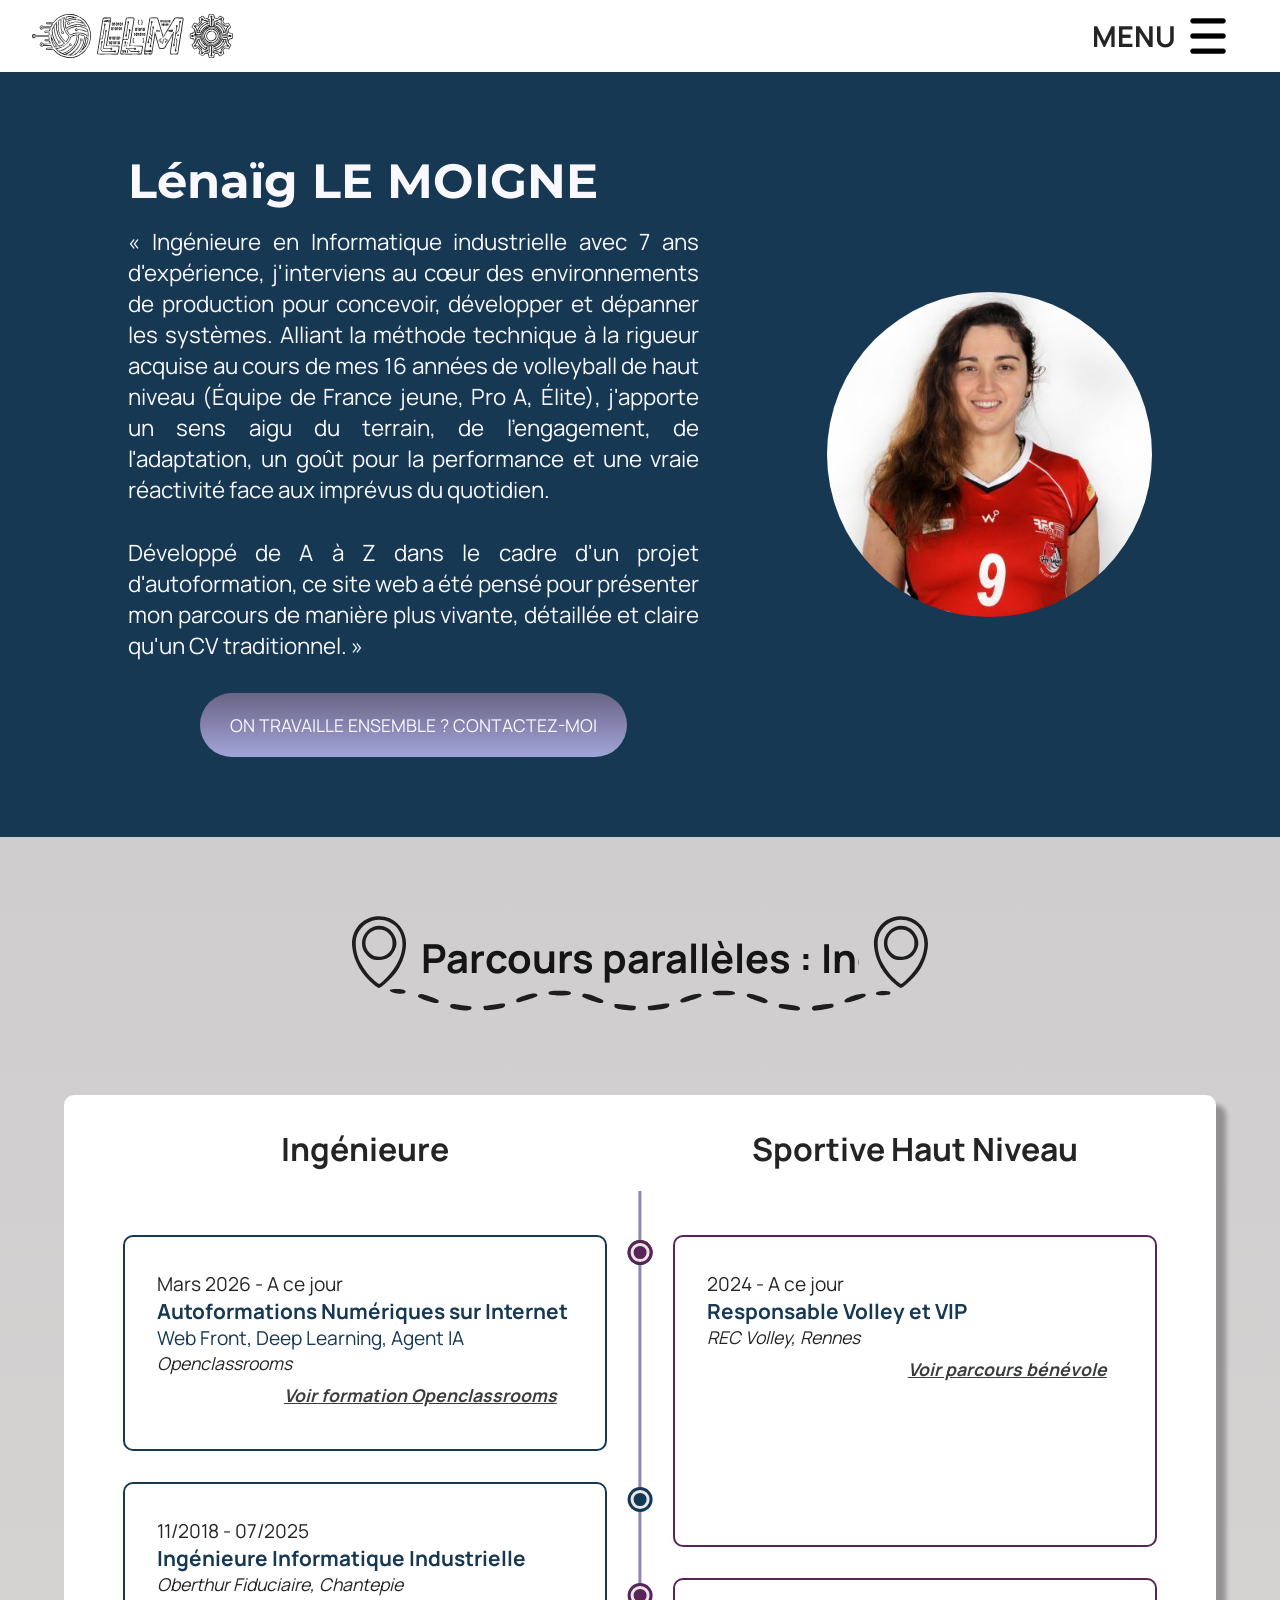
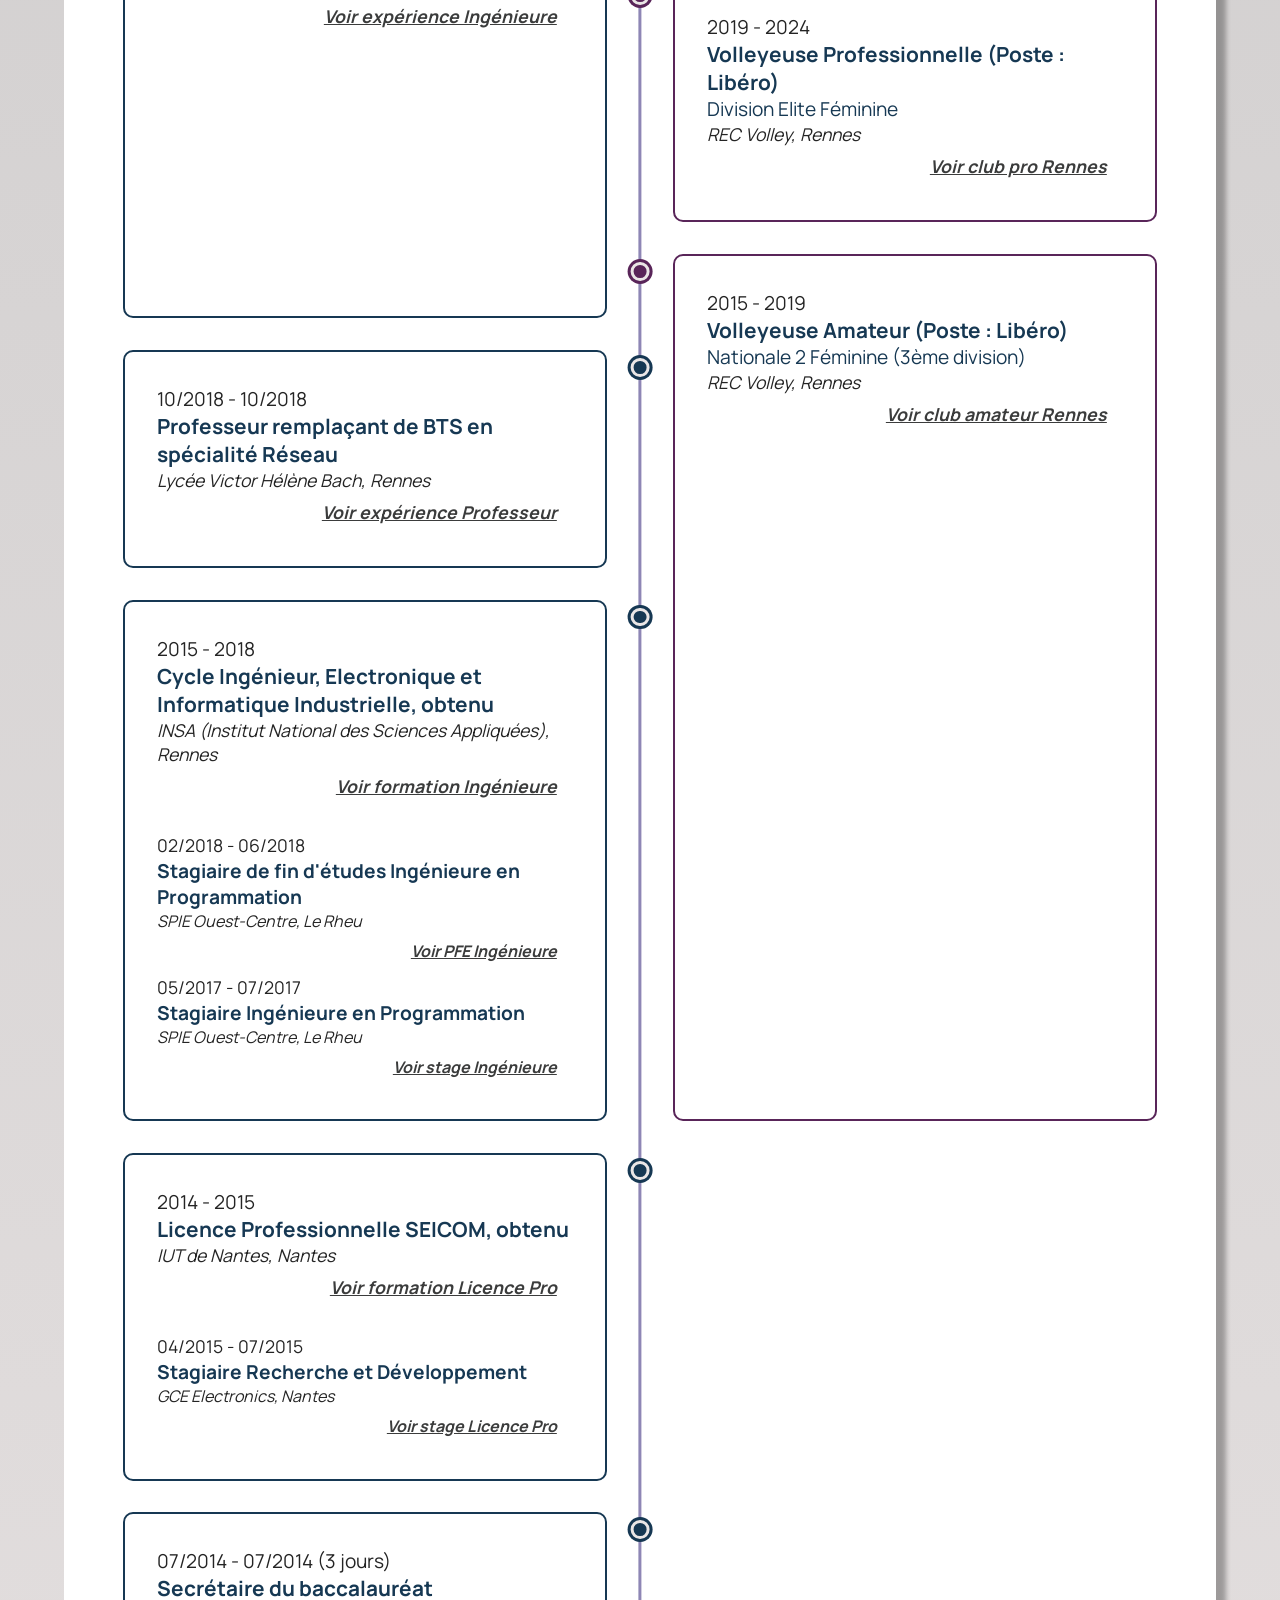
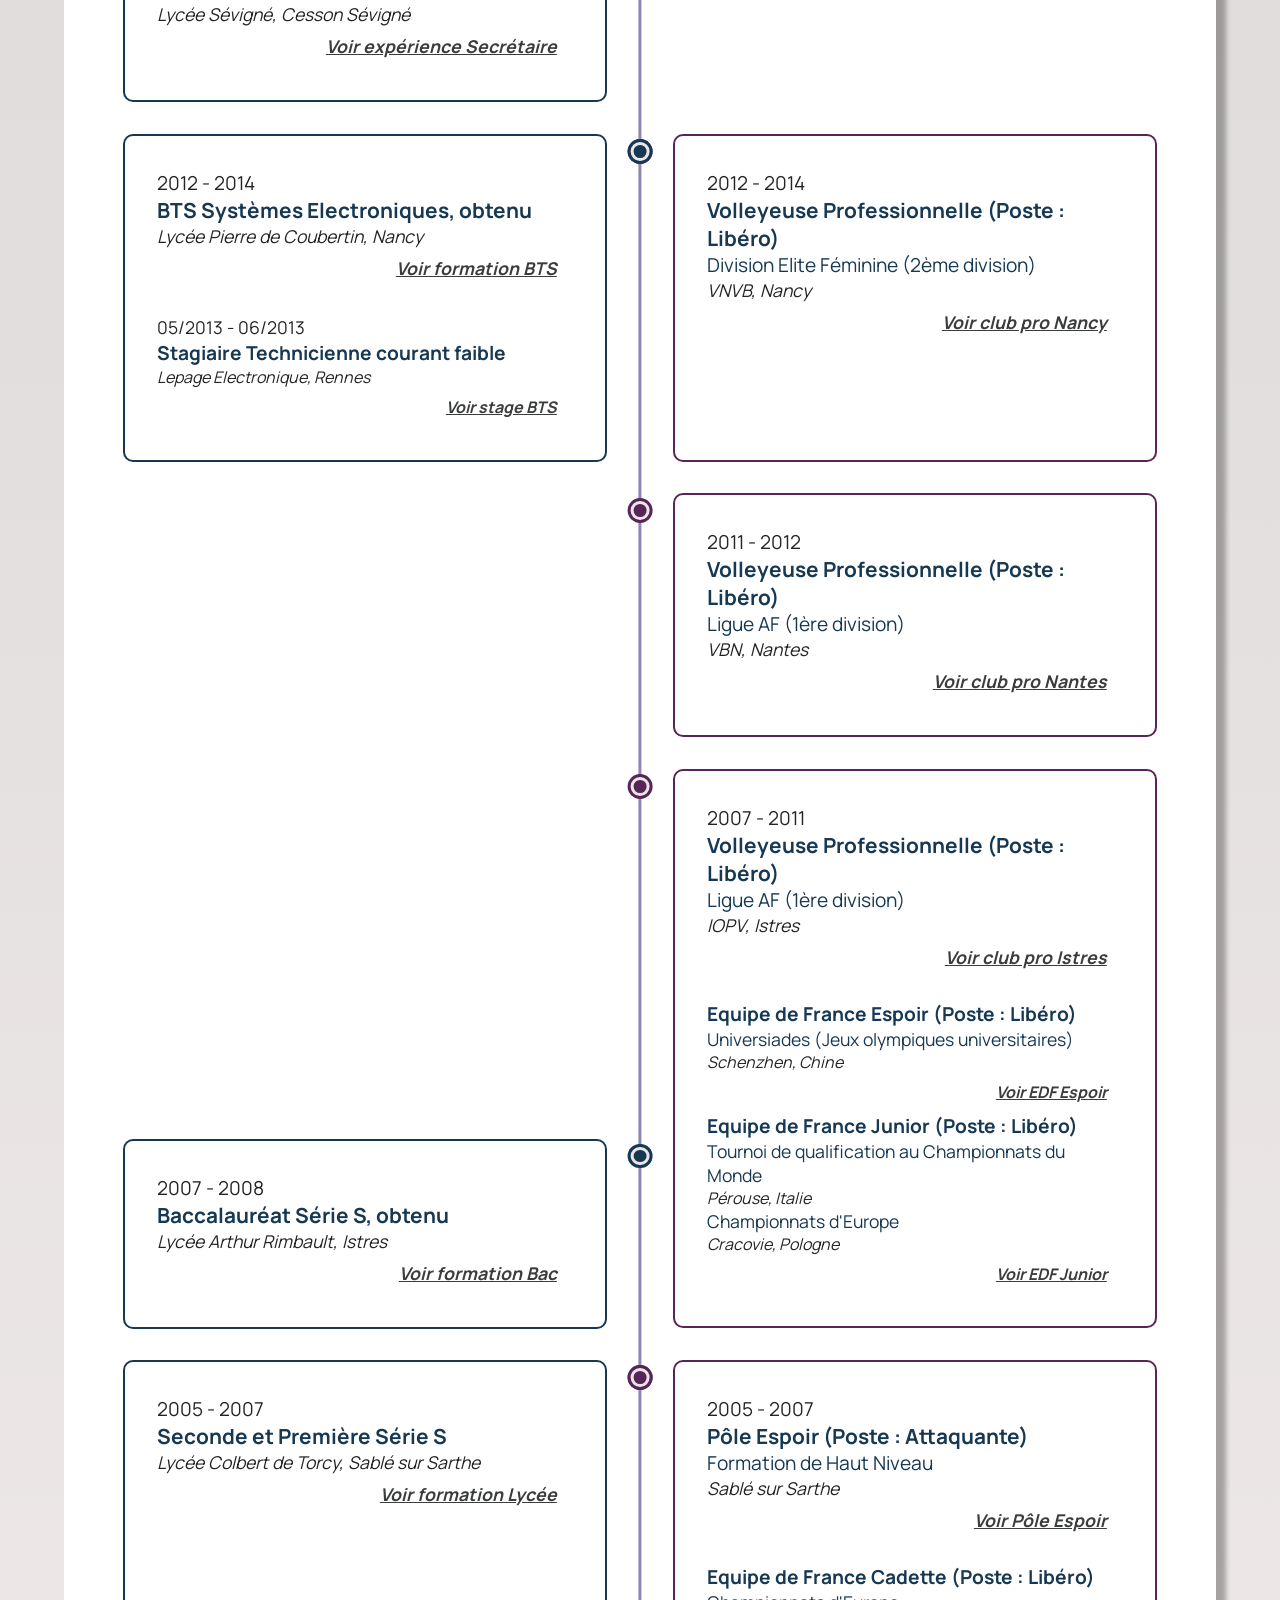
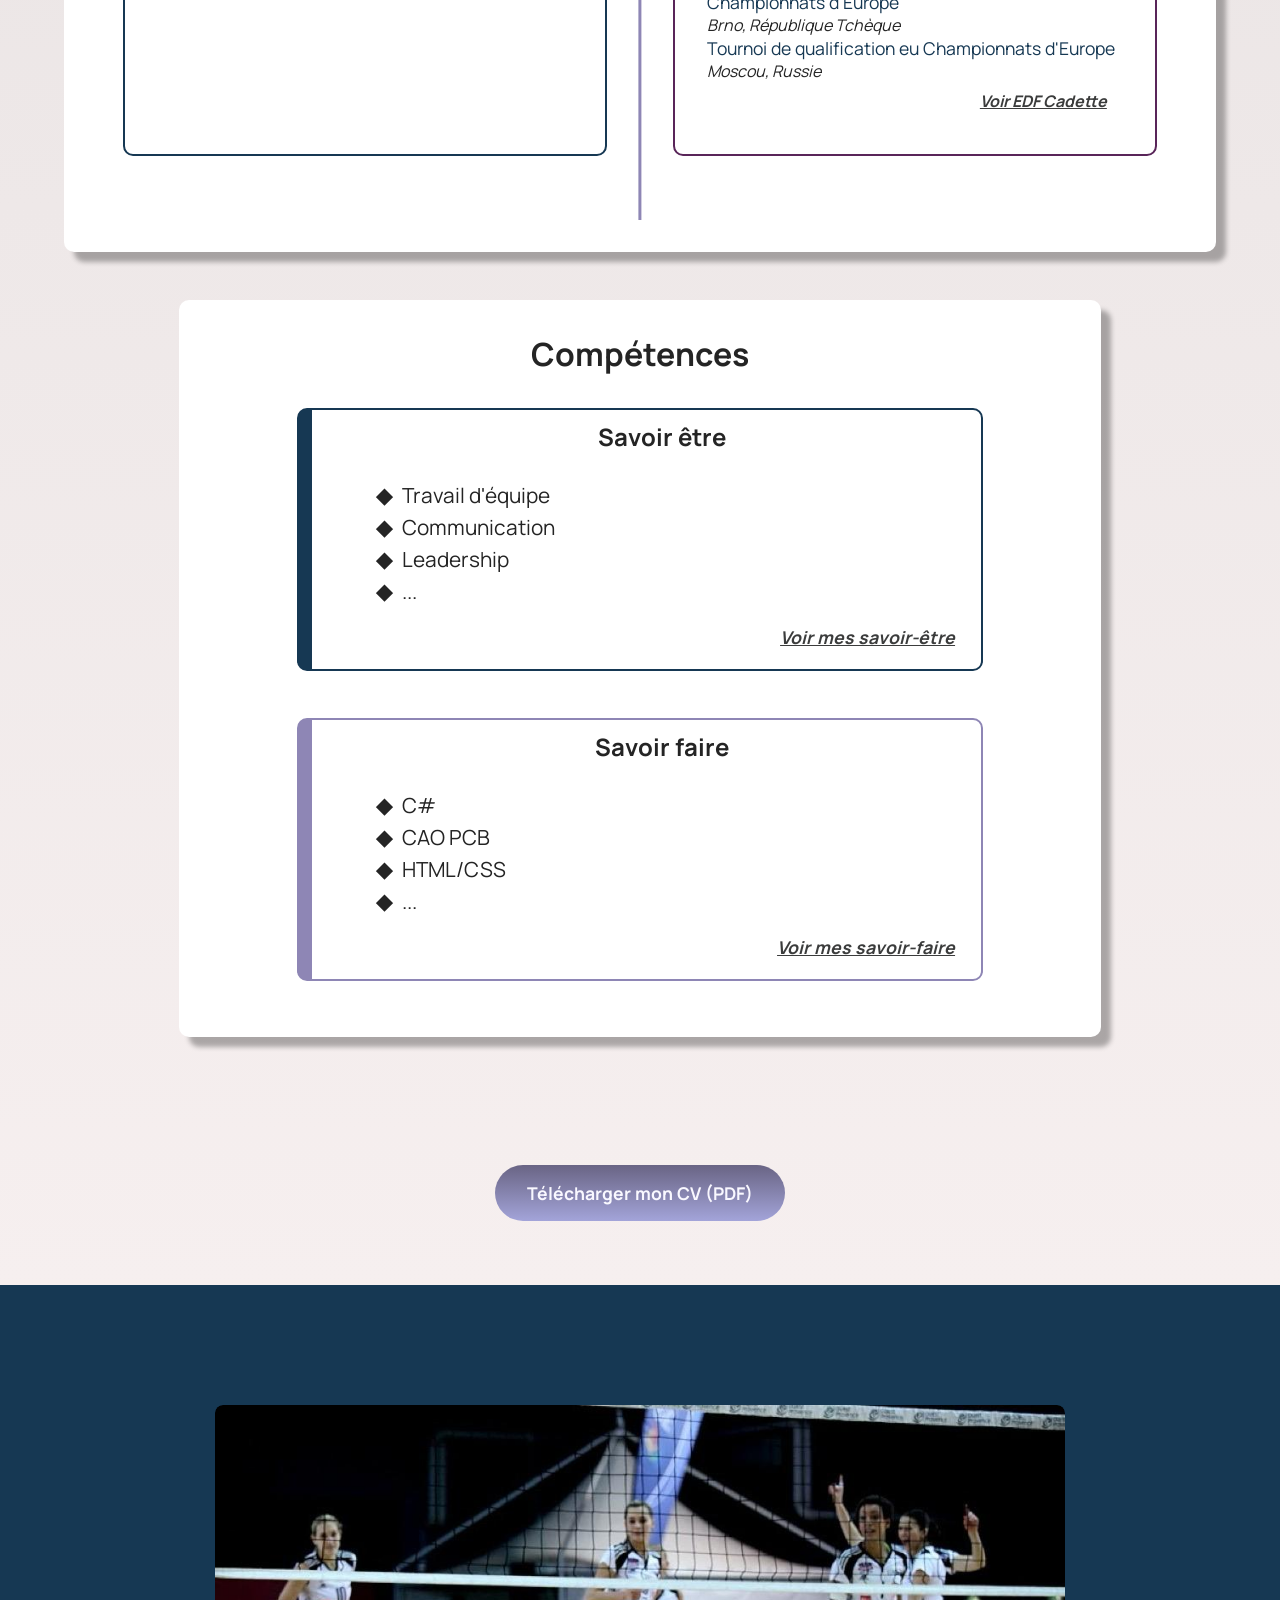
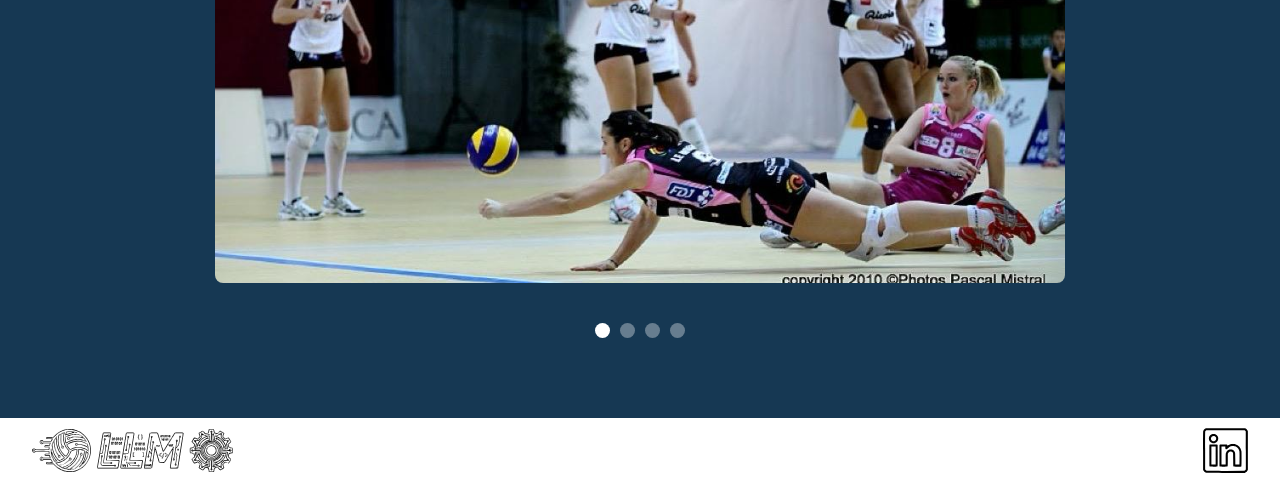
<file: index.html>
<!DOCTYPE html>
<html lang="fr">

<head>
    <meta charset="utf-8">
    <meta name="description"
        content="Découvrez le parcours professionnel parralèle d'une Ingénieure en Informatique Industrielle et ancienne sportive de haut niveau.">
    <title>Accueil - CV Lénaïg LE MOIGNE</title>
    <link href="style.css" rel="stylesheet">
    <link rel="preconnect" href="https://fonts.googleapis.com">
    <link rel="preconnect" href="https://fonts.gstatic.com" crossorigin>
    <link href="https://fonts.googleapis.com/css2?family=Manrope&family=Montserrat&display=swap" rel="stylesheet">
</head>

<body>
    <header>
        <nav>
            <a href="index.html" class="lien-icone">
                <img src="images/logo-llm.svg" alt="Logo Lénaïg LE MOIGNE" class="logo-llm">
            </a>

            <div class="burger-menu" role="button" aria-label="Menu" aria-expanded="false" aria-controls="menu-mobile"
                tabindex="0">
                <span class="menu-text">MENU</span>
                <img src="images/burger-logo.png" alt="" class="burger-icon">
            </div>

            <div class="menu" id="menu-mobile">
                <a href="index.html" class="active">Accueil</a>
                <a href="competences.html">Compétences</a>
                <a href="experience-professionnelle.html">Expérience professionnelle</a>
                <a href="athlete-haut-niveau.html">Athlète de haut niveau</a>
                <a href="engagement-associatif.html">Engagement associatif</a>
                <a href="formation.html">Formation</a>
                <a href="interets.html">Intérêts</a>
                <a href="contact.html">Contact</a>
            </div>
        </nav>
    </header>

    <main>
        <section class="introduction">
            <div>
                <h1>Lénaïg LE MOIGNE</h1>
                <p>
                    « Ingénieure en Informatique industrielle avec 7 ans d'expérience, j'interviens au cœur des
                    environnements de production pour concevoir, développer et dépanner les systèmes. Alliant la méthode
                    technique à la rigueur acquise au cours de mes 16 années de volleyball de haut niveau (Équipe de
                    France jeune, Pro A, Élite), j'apporte un sens aigu du terrain, de l'engagement, de l'adaptation, un
                    goût pour la performance et une vraie réactivité face aux imprévus du quotidien.
                </p>
                <p>
                    Développé de A à Z dans le cadre d'un projet
                    d'autoformation, ce site web a été pensé pour présenter mon parcours de manière plus vivante,
                    détaillée et claire qu'un CV traditionnel. »
                </p>
                <a href="contact.html">ON TRAVAILLE ENSEMBLE ? CONTACTEZ-MOI</a>
            </div>

            <img src="images/lenaig-600px.jpg" width="600" height="400" alt="Photo de Lénaïg LE MOIGNE"
                onclick="document.getElementById('modal-groupe').showModal()">
            <dialog id="modal-groupe" onclick="this.close()">
                <img src="images/lenaig.jpeg" alt="Photo de Lénaïg LE MOIGNE">
            </dialog>

        </section>

        <section class="parcours">
            <div class="scroll-container">
                <img src="images/parcours.svg" alt="Image parcours" class="logo-parcours">

                <div class="scroll-text">
                    <h2>Parcours parallèles : Ingénieure & Sportive</h2>
                </div>
            </div>

            <div class="blocks-parcours">

                <div class="cv-chronologie-container">

                    <div class="cv-chronologie">

                        <h3 class="chronologie-inge-titre">Ingénieure</h3>

                        <h3 class="chronologie-volley-titre">Sportive Haut Niveau</h3>

                        <div class="point form-openclassroom"></div>
                        <div class="chronologie form-openclassroom">
                            <time class="date">Mars 2026 - A ce jour</time>
                            <h4 class="poste">Autoformations Numériques sur Internet</h4>
                            <div class="niveau">Web Front, Deep Learning, Agent IA</div>
                            <div class="lieu">Openclassrooms</div>
                            <a href="formation.html#ancre-formation-openclassrooms" class="voir-detail">Voir formation
                                Openclassrooms</a>
                        </div>


                        <div class="point benev"></div>
                        <div class="chronologie benev">
                            <time class="date">2024 - A ce jour</time>
                            <h4 class="poste">Responsable Volley et VIP</h4>
                            <div class="lieu">REC Volley, Rennes</div>
                            <a href="engagement-associatif.html#ancre-benevolat" class="voir-detail">Voir parcours
                                bénévole</a>
                        </div>

                        <div class="point exp-pro-inge-oberthur"></div>
                        <div class="chronologie exp-pro-inge-oberthur">
                            <time class="date">11/2018 - 07/2025</time>
                            <h4 class="poste">Ingénieure Informatique Industrielle</h4>
                            <div class="lieu">Oberthur Fiduciaire, Chantepie</div>
                            <a href="experience-professionnelle.html#ancre-exp-pro-inge-oberthur"
                                class="voir-detail">Voir expérience Ingénieure</a>
                        </div>

                        <div class="point athl-pro-elite-rennes"></div>
                        <div class="chronologie athl-pro-elite-rennes">
                            <time class="date">2019 - 2024</time>
                            <h4 class="poste">Volleyeuse Professionnelle (Poste : Libéro)</h4>
                            <div class="niveau">Division Elite Féminine</div>
                            <div class="lieu">REC Volley, Rennes</div>
                            <a href="athlete-haut-niveau.html#ancre-athl-pro-elite-rennes" class="voir-detail">Voir
                                club pro Rennes</a>
                        </div>

                        <div class="point exp-pro-prof"></div>
                        <div class="chronologie exp-pro-prof">
                            <time class="date">10/2018 - 10/2018</time>
                            <h4 class="poste">Professeur remplaçant de BTS en spécialité Réseau</h4>
                            <div class="lieu">Lycée Victor Hélène Bach, Rennes</div>
                            <a href="experience-professionnelle.html#ancre-exp-pro-prof" class="voir-detail">Voir
                                expérience Professeur</a>
                        </div>

                        <div class="point athl-pro-n2-rennes"></div>
                        <div class="chronologie athl-pro-n2-rennes">
                            <time class="date">2015 - 2019</time>
                            <h4 class="poste">Volleyeuse Amateur (Poste : Libéro)</h4>
                            <div class="niveau">Nationale 2 Féminine (3ème division)</div>
                            <div class="lieu">REC Volley, Rennes</div>
                            <a href="athlete-haut-niveau.html#ancre-athl-pro-n2-rennes" class="voir-detail">Voir
                                club amateur Rennes</a>
                        </div>

                        <div class="point form-inge"></div>
                        <div class="chronologie form-inge">
                            <time class="date">2015 - 2018</time>
                            <h4 class="poste">Cycle Ingénieur, Electronique et Informatique Industrielle, obtenu
                            </h4>
                            <div class="lieu">INSA (Institut National des Sciences Appliquées), Rennes</div>
                            <a href="formation.html#ancre-formation-inge" class="voir-detail">Voir formation
                                Ingénieure</a>
                            <div class="stage">
                                <time class="date">02/2018 - 06/2018</time>
                                <h4 class="poste">Stagiaire de fin d'études Ingénieure en Programmation</h4>
                                <div class="lieu">SPIE Ouest-Centre, Le Rheu</div>
                                <a href="experience-professionnelle.html#ancre-stage-inge-2" class="voir-detail">Voir
                                    PFE Ingénieure</a>
                                <time class="date">05/2017 - 07/2017</time>
                                <h4 class="poste">Stagiaire Ingénieure en Programmation</h4>
                                <div class="lieu">SPIE Ouest-Centre, Le Rheu</div>
                                <a href="experience-professionnelle.html#ancre-stage-inge-1" class="voir-detail">Voir
                                    stage Ingénieure</a>
                            </div>
                        </div>

                        <div class="point form-licence"></div>
                        <div class="chronologie form-licence">
                            <time class="date">2014 - 2015</time>
                            <h4 class="poste">Licence Professionnelle SEICOM, obtenu</h4>
                            <div class="lieu">IUT de Nantes, Nantes</div>
                            <a href="formation.html#ancre-formation-licence" class="voir-detail">Voir formation
                                Licence Pro</a>
                            <div class="stage">
                                <time class="date">04/2015 - 07/2015</time>
                                <h4 class="poste">Stagiaire Recherche et Développement</h4>
                                <div class="lieu">GCE Electronics, Nantes</div>
                                <a href="experience-professionnelle.html#ancre-stage-licence" class="voir-detail">Voir
                                    stage Licence Pro</a>
                            </div>
                        </div>

                        <div class="point exp-pro-secr"></div>
                        <div class="chronologie exp-pro-secr">
                            <time class="date">07/2014 - 07/2014 (3 jours)</time>
                            <h4 class="poste">Secrétaire du baccalauréat</h4>
                            <div class="lieu">Lycée Sévigné, Cesson Sévigné</div>
                            <a href="experience-professionnelle.html#ancre-exp-pro-secr" class="voir-detail">Voir
                                expérience Secrétaire</a>
                        </div>

                        <div class="point athl-pro-nancy"></div>
                        <div class="chronologie athl-pro-nancy">
                            <time class="date">2012 - 2014</time>
                            <h4 class="poste">Volleyeuse Professionnelle (Poste : Libéro)</h4>
                            <div class="niveau">Division Elite Féminine (2ème division)</div>
                            <div class="lieu">VNVB, Nancy</div>
                            <a href="athlete-haut-niveau.html#ancre-athl-pro-nancy" class="voir-detail">Voir
                                club pro Nancy</a>
                        </div>

                        <div class="point form-bts"></div>
                        <div class="chronologie form-bts">
                            <time class="date">2012 - 2014</time>
                            <h4 class="poste">BTS Systèmes Electroniques, obtenu</h4>
                            <div class="lieu">Lycée Pierre de Coubertin, Nancy</div>
                            <a href="formation.html#ancre-formation-bts" class="voir-detail">Voir formation BTS</a>
                            <div class="stage">
                                <time class="date">05/2013 - 06/2013</time>
                                <h4 class="poste">Stagiaire Technicienne courant faible</h4>
                                <div class="lieu">Lepage Electronique, Rennes</div>
                                <a href="experience-professionnelle.html#ancre-stage-bts" class="voir-detail">Voir stage
                                    BTS</a>
                            </div>
                        </div>

                        <div class="point athl-pro-nantes"></div>
                        <div class="chronologie athl-pro-nantes">
                            <time class="date">2011 - 2012</time>
                            <h4 class="poste">Volleyeuse Professionnelle (Poste : Libéro)</h4>
                            <div class="niveau">Ligue AF (1ère division)</div>
                            <div class="lieu">VBN, Nantes</div>
                            <a href="athlete-haut-niveau.html#ancre-athl-pro-nantes" class="voir-detail">Voir
                                club pro Nantes</a>
                        </div>

                        <div class="point athl-pro-istres"></div>
                        <div class="chronologie athl-pro-istres">
                            <time class="date">2007 - 2011</time>
                            <h4 class="poste">Volleyeuse Professionnelle (Poste : Libéro)</h4>
                            <div class="niveau">Ligue AF (1ère division)</div>
                            <div class="lieu">IOPV, Istres</div>
                            <a href="athlete-haut-niveau.html#ancre-athl-pro-istres" class="voir-detail">Voir
                                club pro Istres</a>
                            <div class="edf">
                                <h4 class="poste">Equipe de France Espoir (Poste : Libéro)</h4>
                                <div class="niveau">Universiades (Jeux olympiques universitaires)</div>
                                <div class="lieu">Schenzhen, Chine</div>
                                <a href="athlete-haut-niveau.html#ancre-athl-edf-espoir" class="voir-detail">Voir
                                    EDF Espoir</a>
                                <h4 class="poste">Equipe de France Junior (Poste : Libéro)</h4>
                                <div class="niveau">Tournoi de qualification au Championnats du Monde</div>
                                <div class="lieu">Pérouse, Italie</div>
                                <div class="niveau">Championnats d'Europe</div>
                                <div class="lieu">Cracovie, Pologne</div>
                                <a href="athlete-haut-niveau.html#ancre-athl-edf-junior" class="voir-detail">Voir
                                    EDF Junior</a>
                            </div>
                        </div>

                        <div class="point form-bac"></div>
                        <div class="chronologie form-bac">
                            <time class="date">2007 - 2008</time>
                            <h4 class="poste">Baccalauréat Série S, obtenu</h4>
                            <div class="lieu">Lycée Arthur Rimbault, Istres</div>
                            <a href="formation.html#ancre-formation-bac" class="voir-detail">Voir formation Bac</a>
                        </div>

                        <div class="point form-lycee"></div>
                        <div class="chronologie form-lycee">
                            <time class="date">2005 - 2007</time>
                            <h4 class="poste">Seconde et Première Série S</h4>
                            <div class="lieu">Lycée Colbert de Torcy, Sablé sur Sarthe</div>
                            <a href="formation.html#ancre-formation-lycee" class="voir-detail">Voir formation Lycée</a>
                        </div>

                        <div class="point athl-pro-sable"></div>
                        <div class="chronologie athl-pro-sable">
                            <time class="date">2005 - 2007</time>
                            <h4 class="poste">Pôle Espoir (Poste : Attaquante)</h4>
                            <div class="niveau">Formation de Haut Niveau</div>
                            <div class="lieu">Sablé sur Sarthe</div>
                            <a href="athlete-haut-niveau.html#ancre-athl-pro-sable" class="voir-detail">Voir
                                Pôle Espoir</a>
                            <div class="edf">
                                <h4 class="poste">Equipe de France Cadette (Poste : Libéro)</h4>
                                <div class="niveau">Championnats d'Europe</div>
                                <div class="lieu">Brno, République Tchèque</div>
                                <div class="niveau">Tournoi de qualification eu Championnats d'Europe</div>
                                <div class="lieu">Moscou, Russie</div>
                                <a href="athlete-haut-niveau.html#ancre-athl-edf-cadette" class="voir-detail">Voir
                                    EDF Cadette</a>
                            </div>
                        </div>
                    </div>
                </div>

                <div class="liste-item">
                    <h3>Compétences</h3>
                    <div class="liste-savoir">
                        <div class="savoir savoir-etre">
                            <h4>Savoir être</h4>
                            <ul class="savoir  no-hover">
                                <li>Travail d'équipe</li>
                                <li>Communication</li>
                                <li>Leadership</li>
                                <li>...</li>
                            </ul>
                            <a href="competences.html#ancre-savoir-etre" class="voir-detail">Voir
                                mes savoir-être</a>
                        </div>
                        <div class="savoir savoir-faire">
                            <h4>Savoir faire</h4>
                            <ul class="savoir  no-hover">
                                <li>C#</li>
                                <li>CAO PCB</li>
                                <li>HTML/CSS</li>
                                <li>...</li>
                            </ul>
                            <a href="competences.html#ancre-savoir-faire" class="voir-detail">Voir
                                mes savoir-faire</a>
                        </div>
                    </div>

                </div>

                <a href="documents/mon-cv.pdf" download="CV_Lenaig_LE_MOIGNE.pdf" class="btn-telechargement">
                    Télécharger mon CV (PDF)
                </a>

        </section>

        <section>

            <div class="slider">

                <div class="slides" id="slides">

                    <img src="images/plongeon.jpeg" class="slide" alt="Photo plongeon de volley">
                    <img src="images/reception.jpeg" class="slide" alt="Photo réception de volley">
                    <img src="images/groupe.jpeg" class="slide" alt="Photo regroupement point">
                    <img src="images/edf-hymnes.jpeg" class="slide" alt="Photo hymnes nationales">
                    <img src="images/plongeon.jpeg" class="slide" alt="Photo plongeon de volley">


                    <!-- Clone -->
                    <img src="images/plongeon.jpeg" class="slide" alt="Photo plongeon de volley">

                </div>

            </div>

            <div class="dots">

                <span class="dot active"></span>
                <span class="dot"></span>
                <span class="dot"></span>
                <span class="dot"></span>

            </div>
        </section>

    </main>

    <footer>
        <a href="index.html" class="lien-icone">
            <img src="images/logo-llm.svg" alt="Logo Lénaïg LE MOIGNE" class="logo-llm">
        </a>
        <a href="https://fr.linkedin.com/in/lénaïg-le-moigne" target="_blank" class="lien-icone">
            <img src="images/logo-linkedin.svg" alt="Logo LinkedIn" class="logo-linkedin">
        </a>
    </footer>

    <script>
        const burger = document.querySelector('.burger-menu');
        const menuMobile = document.getElementById('menu-mobile');
        const nav = document.querySelector('header nav');
        const logo = document.querySelector('.lien-icone');

        function adaptMenu() {
            if (!nav || !menuMobile || !logo) return;

            nav.classList.remove('is-overflowing');

            const availableWidth = nav.clientWidth - logo.offsetWidth - 30;
            const requiredWidth = menuMobile.scrollWidth;

            if (requiredWidth > availableWidth) {
                nav.classList.add('is-overflowing');
            } else {
                nav.classList.remove('is-overflowing');
                menuMobile.classList.remove('active');
                if (burger) burger.setAttribute('aria-expanded', 'false');
            }
        }

        window.addEventListener('load', adaptMenu);
        window.addEventListener('resize', adaptMenu);

        function toggleMenu() {
            const estOuvert = burger.getAttribute('aria-expanded') === 'true';
            burger.setAttribute('aria-expanded', !estOuvert);
            menuMobile.classList.toggle('active');

            if (!estOuvert) {
                const premierLien = menuMobile.querySelector('a');
                if (premierLien) {
                    setTimeout(() => {
                        premierLien.focus();
                    }, 100);
                }
            }
        }

        if (burger) {
            burger.addEventListener('click', (e) => {
                e.stopPropagation();
                toggleMenu();
            });

            burger.addEventListener('keydown', (e) => {
                if (e.key === 'Enter' || e.key === ' ') {
                    e.preventDefault();
                    toggleMenu();
                }
            });
        }

        // Clic en dehors du menu pour fermer
        document.addEventListener('click', (e) => {
            if (burger && !burger.contains(e.target) && menuMobile.classList.contains('active')) {
                menuMobile.classList.remove('active');
                burger.setAttribute('aria-expanded', 'false');
            }
        });

        // Touche Échap pour fermer le menu
        document.addEventListener('keydown', (e) => {
            if (e.key === 'Escape' && menuMobile.classList.contains('active')) {
                menuMobile.classList.remove('active');
                if (burger) {
                    burger.setAttribute('aria-expanded', 'false');
                    burger.focus();
                }
            }
        });
    </script>

    <script>
        const slides = document.getElementById("slides");
        const dots = document.querySelectorAll(".dot");
        const slider = document.querySelector(".slider");
        const nbImages = 4;
        // Paramètres
        const displayDuration = 4;      // secondes
        const transitionDuration = 0.5; // secondes
        let index = 0;

        function updateDots() {
            dots.forEach(dot => dot.classList.remove("active"));
            dots[index % nbImages].classList.add("active");
        }

        function nextSlide() {
            index++;
            const largeur = slider.offsetWidth;
            slides.style.transition = `transform ${transitionDuration}s ease`;
            slides.style.transform = `translateX(-${index * largeur}px)`;
            updateDots();
        }

        setInterval(nextSlide, (displayDuration + transitionDuration) * 1000);

        slides.addEventListener("transitionend", () => {
            if (index === nbImages) {
                slides.style.transition = "none";
                index = 0;
                slides.style.transform = "translateX(0px)";
                updateDots();
                requestAnimationFrame(() => {
                    requestAnimationFrame(() => {
                        slides.style.transition = `transform ${transitionDuration}s ease`;
                    });
                });
            }
        });
    </script>

</body>

</html>
</file>
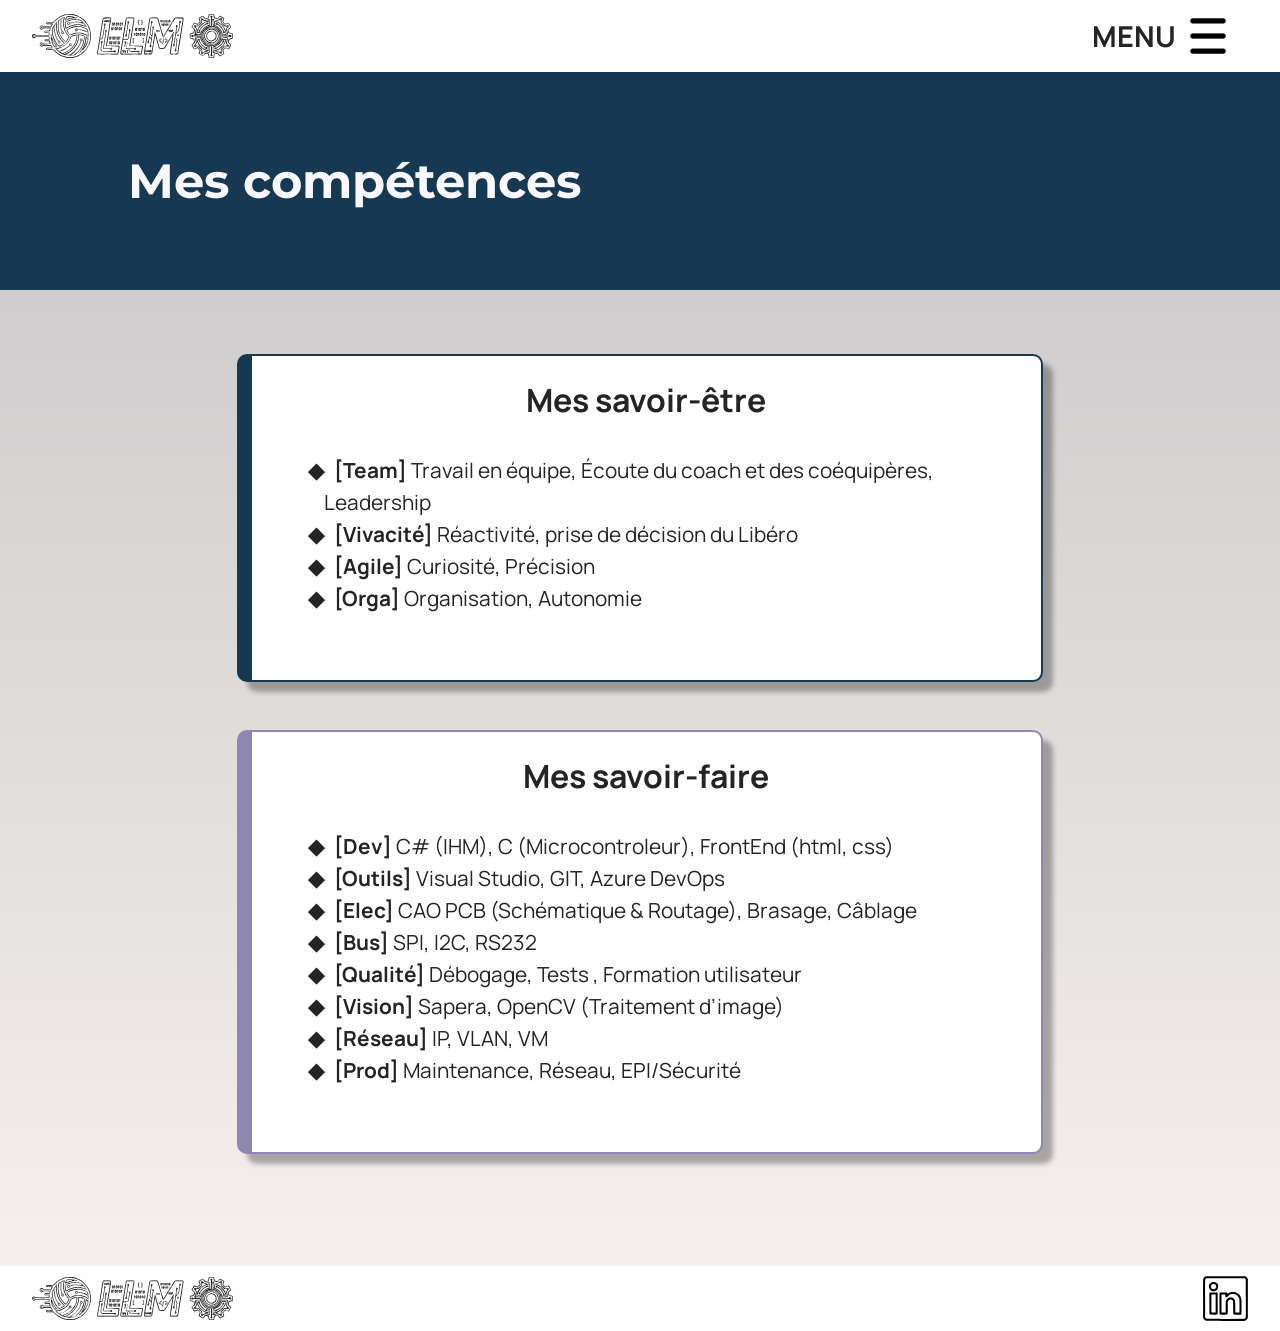
<file: competences.html>
<!DOCTYPE html>
<html lang="fr">

<head>
    <meta charset="utf-8">
    <title>Compétances - CV Lénaïg LE MOIGNE</title>
    <link href="style.css" rel="stylesheet">
    <link rel="preconnect" href="https://fonts.googleapis.com">
    <link rel="preconnect" href="https://fonts.gstatic.com" crossorigin>
    <link href="https://fonts.googleapis.com/css2?family=Manrope&family=Montserrat&display=swap" rel="stylesheet">
</head>

<body>
    <header>
        <nav>
            <a href="index.html" class="lien-icone">
                <img src="images/logo-llm.svg" alt="Logo Lénaïg LE MOIGNE" class="logo-llm">
            </a>

            <div class="burger-menu" role="button" aria-label="Menu" aria-expanded="false" aria-controls="menu-mobile"
                tabindex="0">
                <span class="menu-text">MENU</span>
                <img src="images/burger-logo.png" alt="" class="burger-icon">
            </div>

            <div class="menu" id="menu-mobile">
                <a href="index.html">Accueil</a>
                <a href="competences.html" class="active">Compétences</a>
                <a href="experience-professionnelle.html">Expérience professionnelle</a>
                <a href="athlete-haut-niveau.html">Athlète de haut niveau</a>
                <a href="engagement-associatif.html">Engagement associatif</a>
                <a href="formation.html">Formation</a>
                <a href="interets.html">Intérêts</a>
                <a href="contact.html">Contact</a>
            </div>
        </nav>
    </header>

    <main>
        <section class="titre">
            <h1>Mes compétences</h1>
        </section>

        <section class="parcours">
            <h2 class="sr-only">Détails de mes compétences</h2>
            <div class="blocks-parcours competences">
                <div class="liste-item savoir-etre">
                    <h3 id="ancre-savoir-etre">Mes savoir-être</h3>
                    <ul class="savoir no-hover">
                        <li><strong>[Team]</strong> Travail en équipe, Écoute du coach et des coéquipères, Leadership
                        </li>
                        <li><strong>[Vivacité]</strong> Réactivité, prise de décision du Libéro</li>
                        <li><strong>[Agile]</strong> Curiosité, Précision</li>
                        <li><strong>[Orga]</strong> Organisation, Autonomie</li>
                    </ul>
                </div>
                <div class="liste-item savoir-faire">
                    <h3 id="ancre-savoir-faire">Mes savoir-faire</h3>
                    <ul class="savoir no-hover">
                        <li><strong>[Dev]</strong> C# (IHM), C (Microcontroleur), FrontEnd (html, css)</li>
                        <li><strong>[Outils]</strong> Visual Studio, GIT, Azure DevOps</li>
                        <li><strong>[Elec]</strong> CAO PCB (Schématique & Routage), Brasage, Câblage</li>
                        <li><strong>[Bus]</strong> SPI, I2C, RS232</li>
                        <li><strong>[Qualité]</strong> Débogage, Tests , Formation utilisateur</li>
                        <li><strong>[Vision]</strong> Sapera, OpenCV (Traitement d’image)</li>
                        <li><strong>[Réseau]</strong> IP, VLAN, VM</li>
                        <li><strong>[Prod]</strong> Maintenance, Réseau, EPI/Sécurité</li>
                    </ul>
                </div>

            </div>

        </section>

    </main>

    <footer>
        <a href="index.html" class="lien-icone">
            <img src="images/logo-llm.svg" alt="Logo Lénaïg LE MOIGNE" class="logo-llm">
        </a>
        <a href="https://fr.linkedin.com/in/lénaïg-le-moigne" target="_blank" class="lien-icone">
            <img src="images/logo-linkedin.svg" alt="Logo LinkedIn" class="logo-linkedin">
        </a>
    </footer>

    <script>
        const burger = document.querySelector('.burger-menu');
        const menuMobile = document.getElementById('menu-mobile');
        const nav = document.querySelector('header nav');
        const logo = document.querySelector('.lien-icone');

        function adaptMenu() {
            if (!nav || !menuMobile || !logo) return;

            nav.classList.remove('is-overflowing');

            const availableWidth = nav.clientWidth - logo.offsetWidth - 30;
            const requiredWidth = menuMobile.scrollWidth;

            if (requiredWidth > availableWidth) {
                nav.classList.add('is-overflowing');
            } else {
                nav.classList.remove('is-overflowing');
                menuMobile.classList.remove('active');
                if (burger) burger.setAttribute('aria-expanded', 'false');
            }
        }

        window.addEventListener('load', adaptMenu);
        window.addEventListener('resize', adaptMenu);

        function toggleMenu() {
            const estOuvert = burger.getAttribute('aria-expanded') === 'true';
            burger.setAttribute('aria-expanded', !estOuvert);
            menuMobile.classList.toggle('active');

            if (!estOuvert) {
                const premierLien = menuMobile.querySelector('a');
                if (premierLien) {
                    setTimeout(() => {
                        premierLien.focus();
                    }, 100);
                }
            }
        }

        if (burger) {
            burger.addEventListener('click', (e) => {
                e.stopPropagation();
                toggleMenu();
            });

            burger.addEventListener('keydown', (e) => {
                if (e.key === 'Enter' || e.key === ' ') {
                    e.preventDefault();
                    toggleMenu();
                }
            });
        }

        // Clic en dehors du menu pour fermer
        document.addEventListener('click', (e) => {
            if (burger && !burger.contains(e.target) && menuMobile.classList.contains('active')) {
                menuMobile.classList.remove('active');
                burger.setAttribute('aria-expanded', 'false');
            }
        });

        // Touche Échap pour fermer le menu
        document.addEventListener('keydown', (e) => {
            if (e.key === 'Escape' && menuMobile.classList.contains('active')) {
                menuMobile.classList.remove('active');
                if (burger) {
                    burger.setAttribute('aria-expanded', 'false');
                    burger.focus();
                }
            }
        });
    </script>

</body>

</html>
</file>
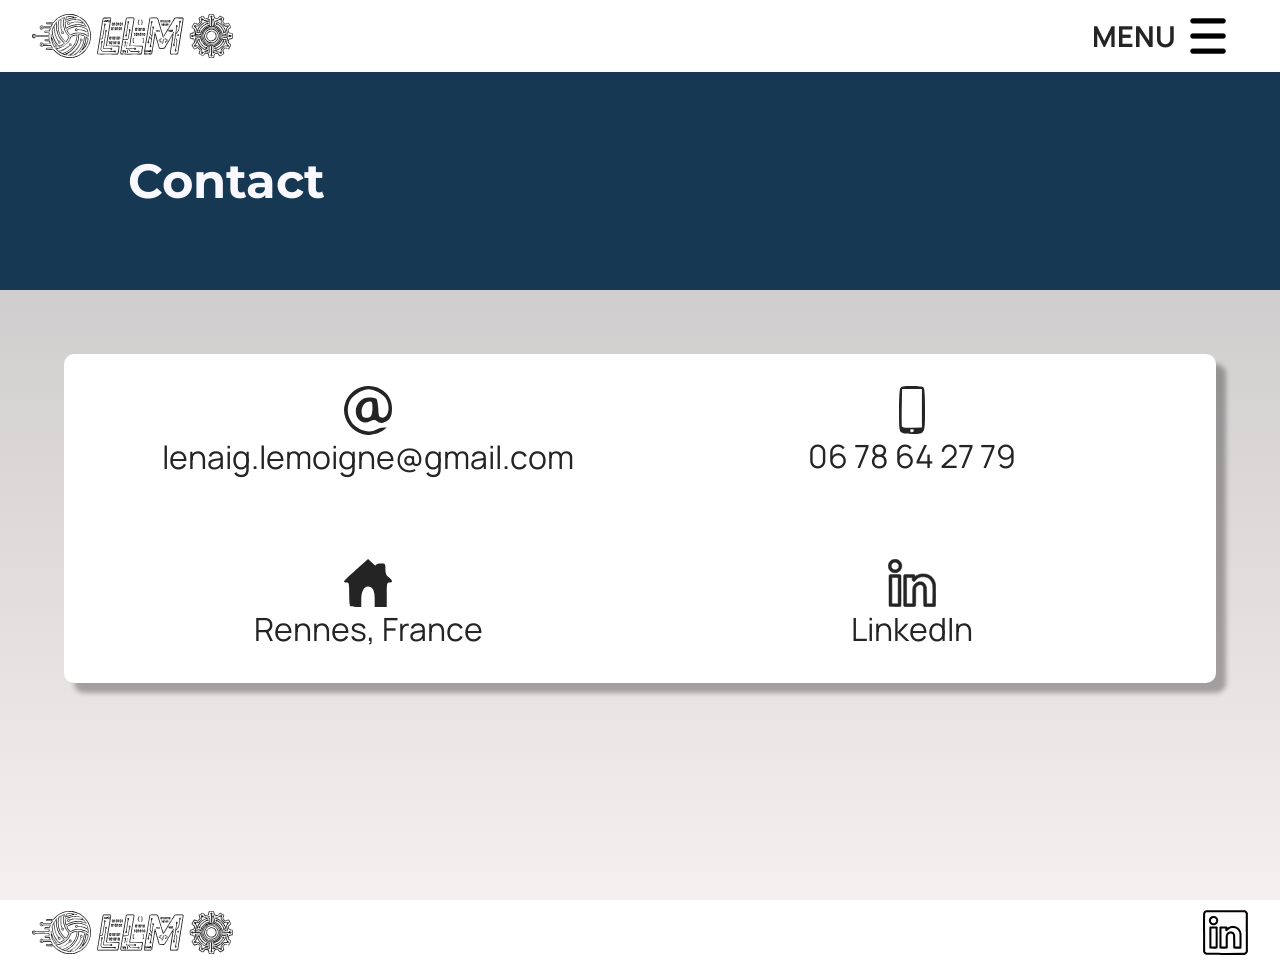
<file: contact.html>
<!DOCTYPE html>
<html lang="fr">

<head>
    <meta charset="utf-8">
    <title>Contact - Lénaïg LE MOIGNE</title>
    <link href="style.css" rel="stylesheet">
    <link rel="preconnect" href="https://fonts.googleapis.com">
    <link rel="preconnect" href="https://fonts.gstatic.com" crossorigin>
    <link href="https://fonts.googleapis.com/css2?family=Manrope&family=Montserrat&display=swap" rel="stylesheet">
</head>

<body>
    <header>
        <nav>
            <a href="index.html" class="lien-icone">
                <img src="images/logo-llm.svg" alt="Logo Lénaïg LE MOIGNE" class="logo-llm">
            </a>

            <div class="burger-menu" role="button" aria-label="Menu" aria-expanded="false" aria-controls="menu-mobile"
                tabindex="0">
                <span class="menu-text">MENU</span>
                <img src="images/burger-logo.png" alt="" class="burger-icon">
            </div>

            <div class="menu" id="menu-mobile">
                <a href="index.html">Accueil</a>
                <a href="competences.html">Compétences</a>
                <a href="experience-professionnelle.html">Expérience professionnelle</a>
                <a href="athlete-haut-niveau.html">Athlète de haut niveau</a>
                <a href="engagement-associatif.html">Engagement associatif</a>
                <a href="formation.html">Formation</a>
                <a href="interets.html">Intérêts</a>
                <a href="contact.html" class="active">Contact</a>
            </div>
        </nav>
    </header>
    <main>
        <section class="titre">
            <h1>Contact</h1>
        </section>
        <section class="parcours">
            <div class="contact-info">
                <div class="mail"> <a href="mailto:lenaig.lemoigne@gmail.com" class="icone-mail"
                        title="Envoyer un email">
                        <img src="images/logo-mail.svg" alt="Logo Mail" class="logo-mail">
                    </a>
                    <p>lenaig.lemoigne@gmail.com</p>
                </div>
                <div class="tel"> <a href="tel:+33678642779" class="icone-telephone" title="Appeler">
                        <img src="images/logo-telephone.svg" alt="Logo Telephone" class="logo-telephone">
                    </a>
                    <p>06 78 64 27 79</p>
                </div>
                <div class="home"> <a href="https://www.google.com/maps/place/Rennes" target="_blank"
                        class="icone-maison" title="Voir sur la carte">
                        <img src="images/logo-maison.svg" alt="Logo Maison" class="logo-maison">
                    </a>
                    <p>Rennes, France</p>
                </div>
                <div class="social">
                    <a href="https://fr.linkedin.com/in/lénaïg-le-moigne" target="_blank" class="icone-linkedin"
                        title="Ouvrir LinkedIn">
                        <img src="images/logo-linkedin-2.svg" alt="Logo LinkedIn" class="logo-linkedin">
                    </a>
                    <p>LinkedIn</p>
                </div>
            </div>

        </section>

    </main>

    <footer>
        <a href="index.html" class="lien-icone">
            <img src="images/logo-llm.svg" alt="Logo Lénaïg LE MOIGNE" class="logo-llm">
        </a>
        <a href="https://fr.linkedin.com/in/lénaïg-le-moigne" target="_blank" class="lien-icone">
            <img src="images/logo-linkedin.svg" alt="Logo LinkedIn" class="logo-linkedin">
        </a>
    </footer>

    <script>
        const burger = document.querySelector('.burger-menu');
        const menuMobile = document.getElementById('menu-mobile');
        const nav = document.querySelector('header nav');
        const logo = document.querySelector('.lien-icone');

        function adaptMenu() {
            if (!nav || !menuMobile || !logo) return;

            nav.classList.remove('is-overflowing');

            const availableWidth = nav.clientWidth - logo.offsetWidth - 30;
            const requiredWidth = menuMobile.scrollWidth;

            if (requiredWidth > availableWidth) {
                nav.classList.add('is-overflowing');
            } else {
                nav.classList.remove('is-overflowing');
                menuMobile.classList.remove('active');
                if (burger) burger.setAttribute('aria-expanded', 'false');
            }
        }

        window.addEventListener('load', adaptMenu);
        window.addEventListener('resize', adaptMenu);

        function toggleMenu() {
            const estOuvert = burger.getAttribute('aria-expanded') === 'true';
            burger.setAttribute('aria-expanded', !estOuvert);
            menuMobile.classList.toggle('active');

            if (!estOuvert) {
                const premierLien = menuMobile.querySelector('a');
                if (premierLien) {
                    setTimeout(() => {
                        premierLien.focus();
                    }, 100);
                }
            }
        }

        if (burger) {
            burger.addEventListener('click', (e) => {
                e.stopPropagation();
                toggleMenu();
            });

            burger.addEventListener('keydown', (e) => {
                if (e.key === 'Enter' || e.key === ' ') {
                    e.preventDefault();
                    toggleMenu();
                }
            });
        }

        // Clic en dehors du menu pour fermer
        document.addEventListener('click', (e) => {
            if (burger && !burger.contains(e.target) && menuMobile.classList.contains('active')) {
                menuMobile.classList.remove('active');
                burger.setAttribute('aria-expanded', 'false');
            }
        });

        // Touche Échap pour fermer le menu
        document.addEventListener('keydown', (e) => {
            if (e.key === 'Escape' && menuMobile.classList.contains('active')) {
                menuMobile.classList.remove('active');
                if (burger) {
                    burger.setAttribute('aria-expanded', 'false');
                    burger.focus();
                }
            }
        });
    </script>

</body>

</html>
</file>
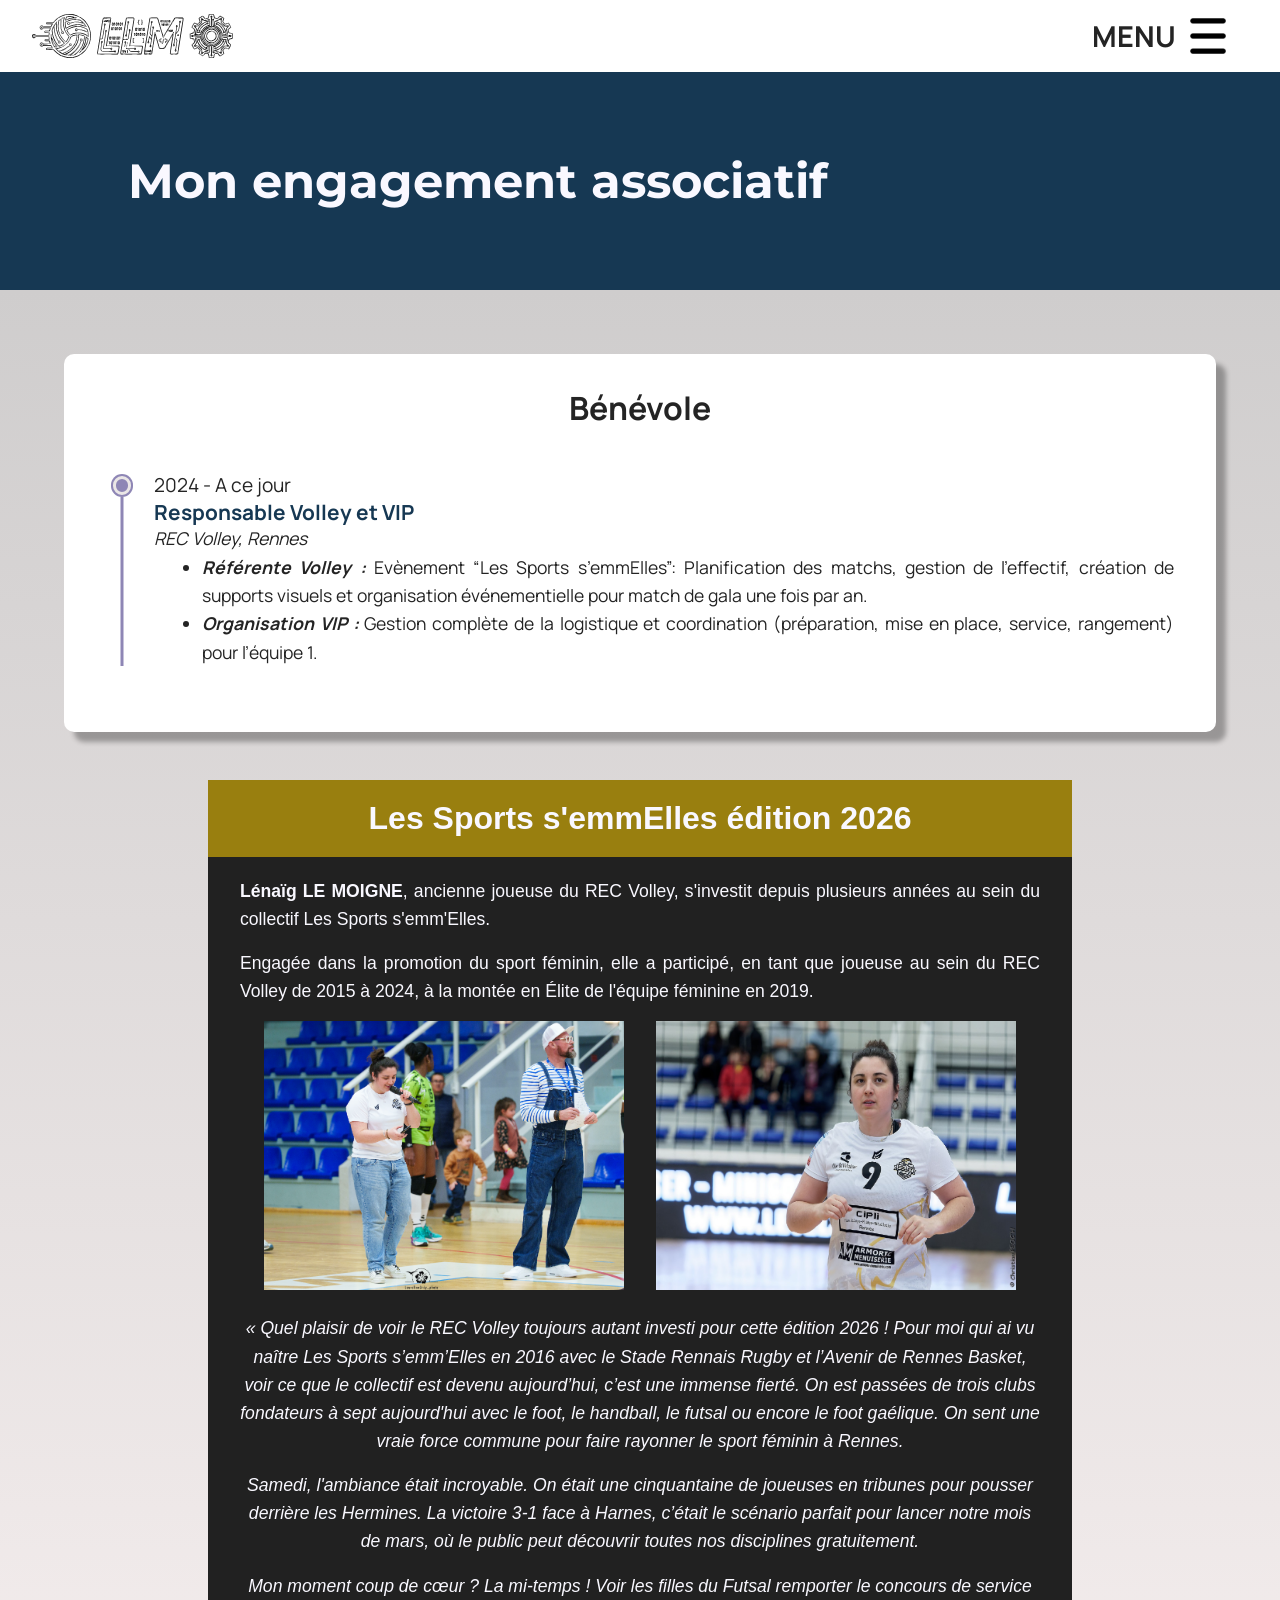
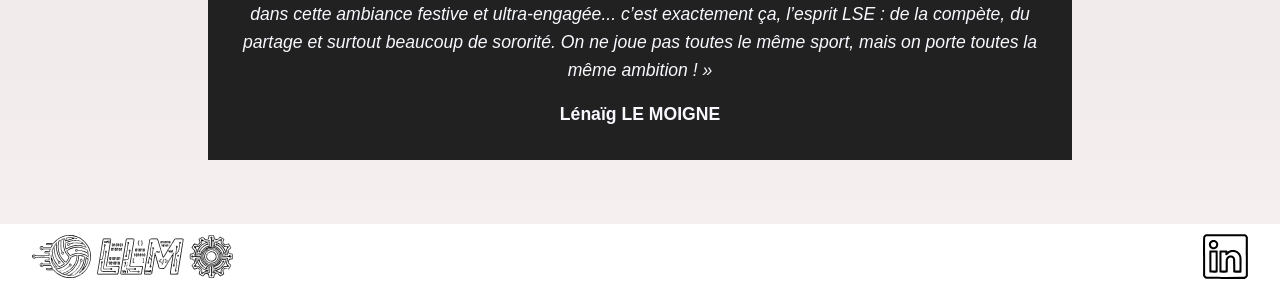
<file: engagement-associatif.html>
<!DOCTYPE html>
<html lang="fr">

<head>
    <meta charset="utf-8">
    <title>Engagement associatif - Lénaïg LE MOIGNE</title>
    <link href="style.css" rel="stylesheet">
    <link rel="preconnect" href="https://fonts.googleapis.com">
    <link rel="preconnect" href="https://fonts.gstatic.com" crossorigin>
    <link href="https://fonts.googleapis.com/css2?family=Manrope&family=Montserrat&display=swap" rel="stylesheet">
</head>

<body>
    <header>
        <nav>
            <a href="index.html" class="lien-icone">
                <img src="images/logo-llm.svg" alt="Logo Lénaïg LE MOIGNE" class="logo-llm">
            </a>

            <div class="burger-menu" role="button" aria-label="Menu" aria-expanded="false" aria-controls="menu-mobile"
                tabindex="0">
                <span class="menu-text">MENU</span>
                <img src="images/burger-logo.png" alt="" class="burger-icon">
            </div>

            <div class="menu" id="menu-mobile">
                <a href="index.html">Accueil</a>
                <a href="competences.html">Compétences</a>
                <a href="experience-professionnelle.html">Expérience professionnelle</a>
                <a href="athlete-haut-niveau.html">Athlète de haut niveau</a>
                <a href="engagement-associatif.html" class="active">Engagement associatif</a>
                <a href="formation.html">Formation</a>
                <a href="interets.html">Intérêts</a>
                <a href="contact.html">Contact</a>
            </div>
        </nav>
    </header>

    <main>
        <section class="titre">
            <h1>Mon engagement associatif</h1>
        </section>
        <section class="parcours">
            <div class="blocks-parcours benevole">
                <h2 class="sr-only">Détails de mon bénévolat</h2>
                <div class="timeline-item">
                    <h3 id="ancre-benevolat">Bénévole</h3>
                    <div class="timeline-parcours">
                        <time class="date">2024 - A ce jour</time>
                        <h4 class="poste">Responsable Volley et VIP</h4>
                        <div class="lieu">REC Volley, Rennes</div>
                        <ul class="detail">
                            <li><em><strong>Référente Volley :</strong></em> Evènement “Les Sports s’emmElles”:
                                Planification des matchs, gestion de l'effectif, création de supports visuels et
                                organisation événementielle pour match de gala une fois par an. </li>
                            <li><em><strong>Organisation VIP :</strong></em> Gestion complète de la logistique et
                                coordination (préparation, mise en place, service, rangement) pour l’équipe 1.</li>
                        </ul>
                    </div>
                </div>
                <!--<div class="photos lse">
                    <img src="images/affiche-lse.jpeg" alt="Affiche Les Sports s'emm'Elles"
                        onclick="document.getElementById('modal-lse').showModal()">
                    <dialog id="modal-lse" onclick="this.close()">
                        <img src="images/affiche-lse.jpeg" alt="Affiche Les Sports s'emm'Elles">
                    </dialog>
                </div>
                <div class="photos benevole">
                    <img src="images/article-lse-2026.png" alt="Le récap des LSE 2026"
                        onclick="document.getElementById('modal-benevole').showModal()">
                    <dialog id="modal-benevole" onclick="this.close()">
                        <img src="images/article-lse-2026.png" alt="Le récap des LSE 2026">
                    </dialog>-->
            </div>

            <div class="article-rec">
                <h2 class="sr-only">Article sur mon action</h2>
                <div class="titre-article">
                    <h3>Les Sports s'emmElles édition 2026</h3>
                </div>

                <div class="contenu">
                    <p><strong>Lénaïg LE MOIGNE</strong>, ancienne joueuse du REC Volley, s'investit depuis plusieurs
                        années au sein du collectif Les Sports s'emm'Elles.</p>
                    <p>Engagée dans la promotion du sport féminin, elle a participé, en tant que joueuse au sein du REC
                        Volley de 2015 à 2024, à la montée en Élite de l'équipe féminine en 2019.</p>

                    <div class="images-article">
                        <img src="images/lse-micro.png" alt="Lénaïg au micro"
                            onclick="document.getElementById('modal-micro').showModal()">
                        <dialog id="modal-micro" onclick="this.close()">
                            <img src="images/lse-micro.png" alt="Lénaïg au micro">
                        </dialog>
                        <img src="images/lse-terrain.jpg" alt="Lénaïg sur le terrain"
                            onclick="document.getElementById('modal-terrain').showModal()">
                        <dialog id="modal-terrain" onclick="this.close()">
                            <img src="images/lse-terrain.jpg" alt="Lénaïg sur le terrain">
                        </dialog>
                    </div>

                    <div class="citation">
                        <p>« Quel plaisir de voir le REC Volley toujours autant investi pour cette édition 2026 ! Pour
                            moi qui ai vu naître Les Sports s’emm’Elles en 2016 avec le Stade Rennais Rugby et l’Avenir
                            de Rennes Basket, voir ce que le collectif est devenu aujourd’hui, c’est une immense fierté.
                            On est passées de trois clubs fondateurs à sept aujourd'hui avec le foot, le handball, le
                            futsal ou encore le foot gaélique. On sent une vraie force commune pour faire rayonner le
                            sport féminin à Rennes.</p>
                        <p>Samedi, l'ambiance était incroyable. On était une cinquantaine de joueuses en tribunes pour
                            pousser derrière les Hermines. La victoire 3-1 face à Harnes, c’était le scénario parfait
                            pour lancer notre mois de mars, où le public peut découvrir toutes nos disciplines
                            gratuitement.</p>
                        <p>Mon moment coup de cœur ? La mi-temps ! Voir les filles du Futsal remporter le concours de
                            service dans cette ambiance festive et ultra-engagée... c’est exactement ça, l’esprit LSE :
                            de la compète, du partage et surtout beaucoup de sororité. On ne joue pas toutes le même
                            sport, mais on porte toutes la même ambition ! »</p>
                        <p class="auteur">Lénaïg LE MOIGNE</p>
                    </div>
                </div>
            </div>

        </section>

    </main>

    <footer>
        <a href="index.html" class="lien-icone">
            <img src="images/logo-llm.svg" alt="Logo Lénaïg LE MOIGNE" class="logo-llm">
        </a>
        <a href="https://fr.linkedin.com/in/lénaïg-le-moigne" target="_blank" class="lien-icone">
            <img src="images/logo-linkedin.svg" alt="Logo LinkedIn" class="logo-linkedin">
        </a>
    </footer>

    <script>
        const burger = document.querySelector('.burger-menu');
        const menuMobile = document.getElementById('menu-mobile');
        const nav = document.querySelector('header nav');
        const logo = document.querySelector('.lien-icone');

        function adaptMenu() {
            if (!nav || !menuMobile || !logo) return;

            nav.classList.remove('is-overflowing');

            const availableWidth = nav.clientWidth - logo.offsetWidth - 30;
            const requiredWidth = menuMobile.scrollWidth;

            if (requiredWidth > availableWidth) {
                nav.classList.add('is-overflowing');
            } else {
                nav.classList.remove('is-overflowing');
                menuMobile.classList.remove('active');
                if (burger) burger.setAttribute('aria-expanded', 'false');
            }
        }

        window.addEventListener('load', adaptMenu);
        window.addEventListener('resize', adaptMenu);

        function toggleMenu() {
            const estOuvert = burger.getAttribute('aria-expanded') === 'true';
            burger.setAttribute('aria-expanded', !estOuvert);
            menuMobile.classList.toggle('active');

            if (!estOuvert) {
                const premierLien = menuMobile.querySelector('a');
                if (premierLien) {
                    setTimeout(() => {
                        premierLien.focus();
                    }, 100);
                }
            }
        }

        if (burger) {
            burger.addEventListener('click', (e) => {
                e.stopPropagation();
                toggleMenu();
            });

            burger.addEventListener('keydown', (e) => {
                if (e.key === 'Enter' || e.key === ' ') {
                    e.preventDefault();
                    toggleMenu();
                }
            });
        }

        // Clic en dehors du menu pour fermer
        document.addEventListener('click', (e) => {
            if (burger && !burger.contains(e.target) && menuMobile.classList.contains('active')) {
                menuMobile.classList.remove('active');
                burger.setAttribute('aria-expanded', 'false');
            }
        });

        // Touche Échap pour fermer le menu
        document.addEventListener('keydown', (e) => {
            if (e.key === 'Escape' && menuMobile.classList.contains('active')) {
                menuMobile.classList.remove('active');
                if (burger) {
                    burger.setAttribute('aria-expanded', 'false');
                    burger.focus();
                }
            }
        });
    </script>

</body>

</html>
</file>
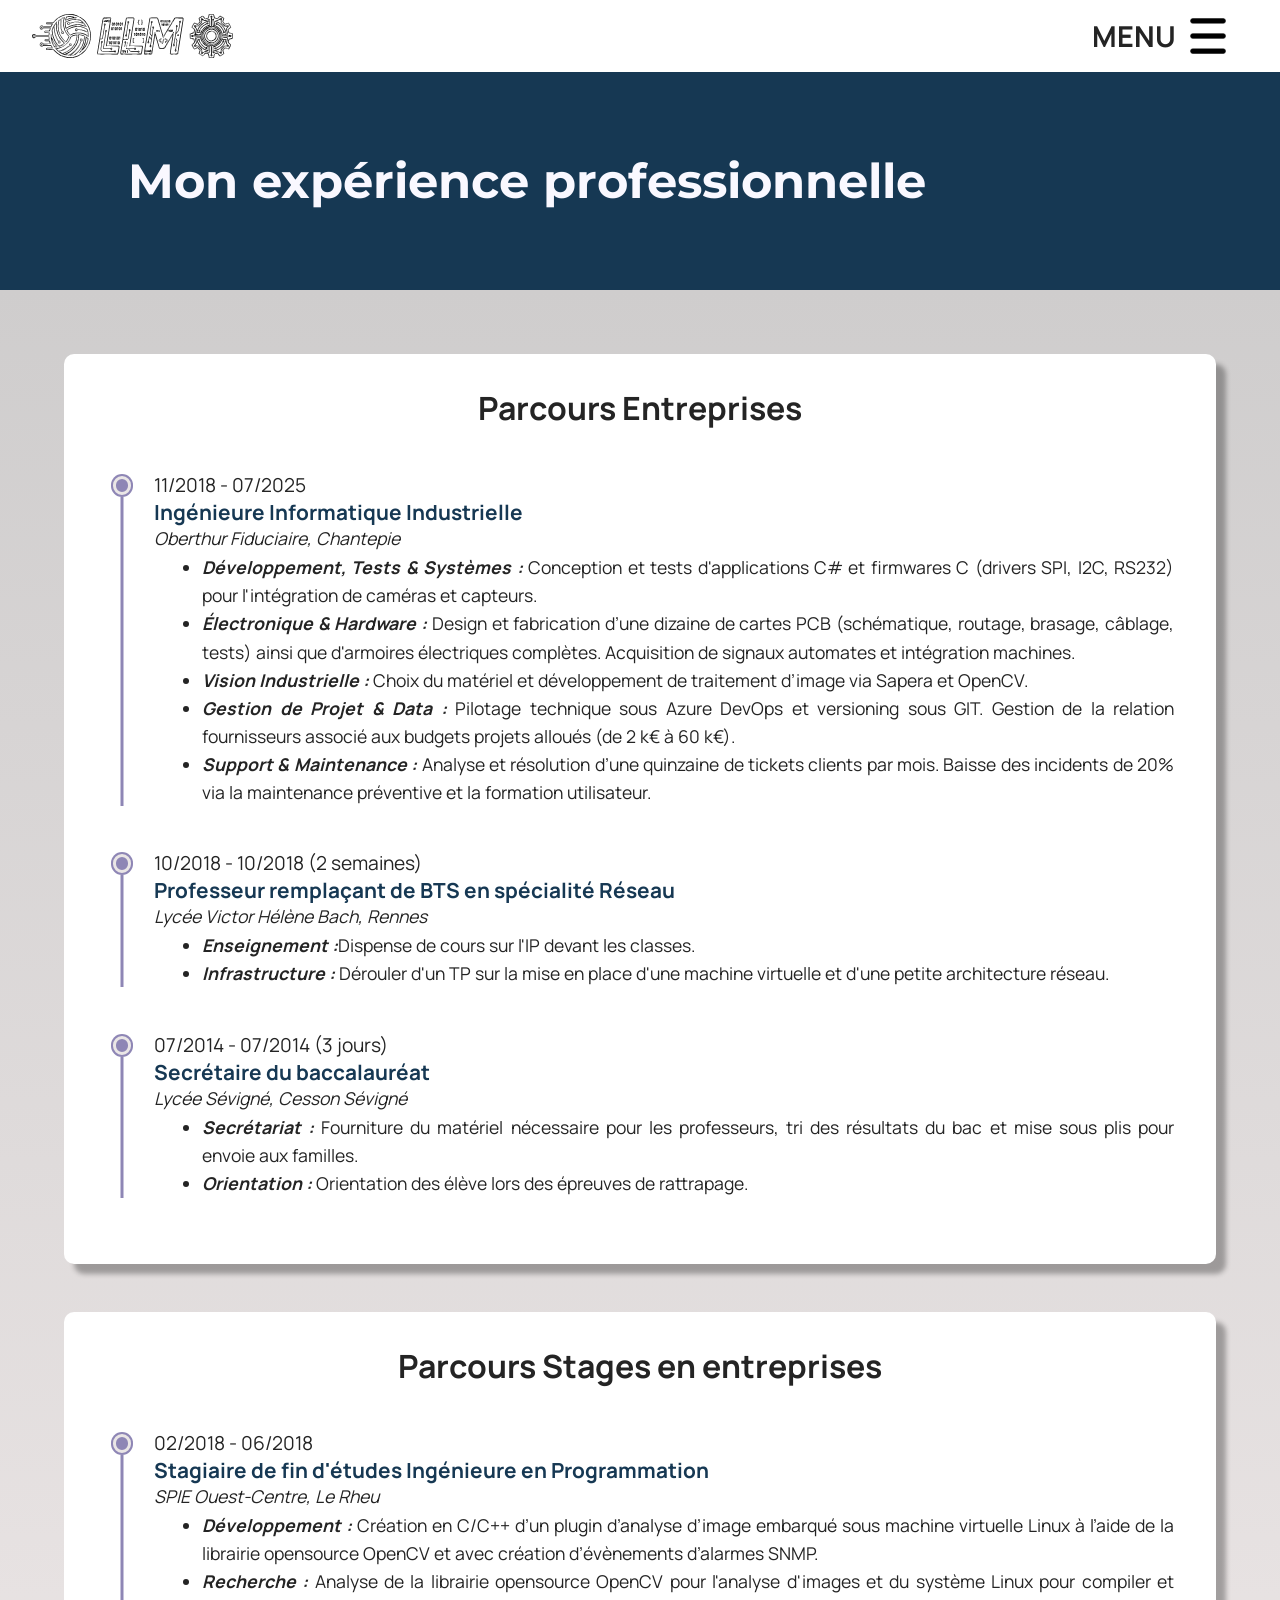
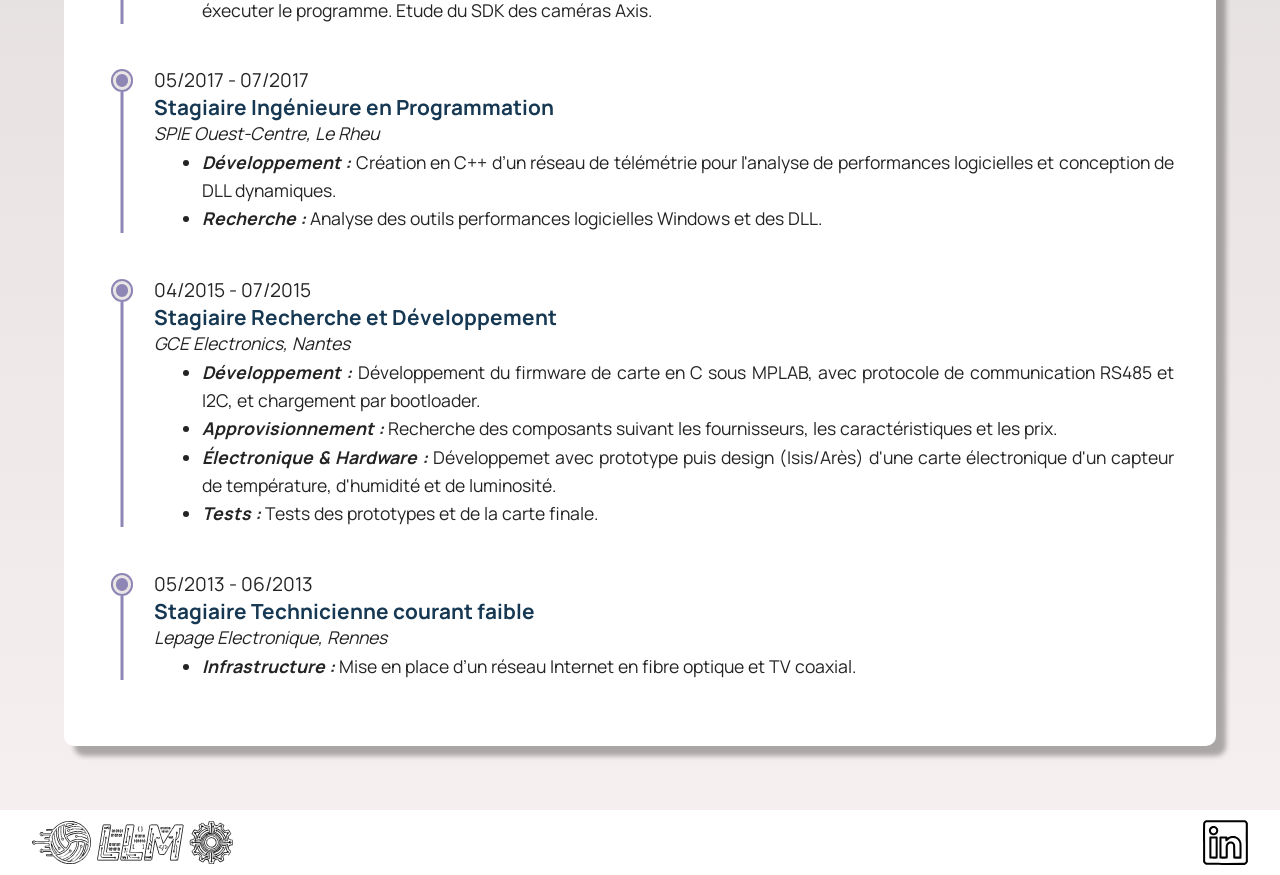
<file: experience-professionnelle.html>
<!DOCTYPE html>
<html lang="fr">

<head>
    <meta charset="utf-8">
    <title>Expérience professionnelle - Lénaïg LE MOIGNE</title>
    <link href="style.css" rel="stylesheet">
    <link rel="preconnect" href="https://fonts.googleapis.com">
    <link rel="preconnect" href="https://fonts.gstatic.com" crossorigin>
    <link href="https://fonts.googleapis.com/css2?family=Manrope&family=Montserrat&display=swap" rel="stylesheet">
</head>

<body>
    <header>
        <nav>
            <a href="index.html" class="lien-icone">
                <img src="images/logo-llm.svg" alt="Logo Lénaïg LE MOIGNE" class="logo-llm">
            </a>

            <div class="burger-menu" role="button" aria-label="Menu" aria-expanded="false" aria-controls="menu-mobile"
                tabindex="0">
                <span class="menu-text">MENU</span>
                <img src="images/burger-logo.png" alt="" class="burger-icon">
            </div>

            <div class="menu" id="menu-mobile">
                <a href="index.html">Accueil</a>
                <a href="competences.html">Compétences</a>
                <a href="experience-professionnelle.html" class="active">Expérience professionnelle</a>
                <a href="athlete-haut-niveau.html">Athlète de haut niveau</a>
                <a href="engagement-associatif.html">Engagement associatif</a>
                <a href="formation.html">Formation</a>
                <a href="interets.html">Intérêts</a>
                <a href="contact.html">Contact</a>
            </div>
        </nav>
    </header>

    <main>
        <section class="titre">
            <h1>Mon expérience professionnelle</h1>
        </section>
        <section class="parcours">
            <h2 class="sr-only">Détails de mon expérience professionnelle</h2>
            <div class="blocks-parcours experience-professionnelle">
                <div class="timeline-item entreprises">
                    <h3>Parcours Entreprises</h3>
                    <div class="timeline-parcours">
                        <time id="ancre-exp-pro-inge-oberthur" class="date">11/2018 - 07/2025</time>
                        <h4 class="poste">Ingénieure Informatique Industrielle</h4>
                        <div class="lieu">Oberthur Fiduciaire, Chantepie</div>
                        <ul class="detail">
                            <li><em><strong>Développement, Tests & Systèmes :</strong></em> Conception et tests
                                d'applications C# et
                                firmwares C (drivers SPI, I2C,
                                RS232)
                                pour l'intégration de caméras et capteurs.</li>
                            <li><em><strong>Électronique & Hardware :</strong></em> Design et fabrication d’une dizaine
                                de cartes PCB (schématique,
                                routage, brasage, câblage, tests) ainsi que d'armoires électriques complètes.
                                Acquisition de
                                signaux automates et intégration machines.</li>
                            <li><em><strong>Vision Industrielle :</strong></em> Choix du matériel et développement de
                                traitement d’image via Sapera et
                                OpenCV.</li>
                            <li><em><strong>Gestion de Projet & Data :</strong></em> Pilotage technique sous Azure
                                DevOps et versioning sous GIT.
                                Gestion
                                de la relation fournisseurs associé aux budgets projets alloués (de 2 k€ à 60 k€).</li>
                            <li><em><strong>Support & Maintenance :</strong></em> Analyse et résolution d’une quinzaine
                                de tickets clients par mois.
                                Baisse des incidents de 20% via la maintenance préventive et la formation utilisateur.
                            </li>
                        </ul>
                    </div>
                    <div class="timeline-parcours">
                        <time id="ancre-exp-pro-prof" class="date">10/2018 - 10/2018 (2
                            semaines)</time>
                        <h4 class="poste">Professeur remplaçant de BTS en spécialité Réseau</h4>
                        <div class="lieu">Lycée Victor Hélène Bach, Rennes</div>
                        <ul class="detail">
                            <li><em><strong>Enseignement :</strong></em>Dispense de cours sur l'IP devant les classes.
                            </li>
                            <li><em><strong>Infrastructure :</strong></em> Dérouler d'un TP sur la mise en place d'une
                                machine virtuelle et
                                d'une petite architecture réseau.</li>
                        </ul>
                    </div>

                    <div class="timeline-parcours">
                        <time id="ancre-exp-pro-secr" class="date">07/2014 - 07/2014 (3 jours)</time>
                        <h4 class="poste">Secrétaire du baccalauréat</h4>
                        <div class="lieu">Lycée Sévigné, Cesson Sévigné</div>
                        <ul class="detail">
                            <li><em><strong>Secrétariat :</strong></em> Fourniture du matériel nécessaire pour les
                                professeurs, tri des résultats du bac et mise sous plis pour envoie aux familles.</li>
                            <li><em><strong>Orientation :</strong></em> Orientation des élève lors des épreuves de
                                rattrapage.</li>
                        </ul>
                    </div>
                </div>
                <div class="timeline-item stages">
                    <h3>Parcours Stages en entreprises</h3>

                    <div class="timeline-parcours">
                        <time id="ancre-stage-inge-2" class="date">02/2018 - 06/2018</time>
                        <h4 class="poste">Stagiaire de fin d'études Ingénieure en Programmation</h4>
                        <div class="lieu">SPIE Ouest-Centre, Le Rheu</div>
                        <ul class="detail">
                            <li><em><strong>Développement :</strong></em> Création en C/C++ d’un plugin d’analyse
                                d’image embarqué sous machine virtuelle Linux à l’aide de la librairie opensource OpenCV
                                et avec création d’évènements d’alarmes SNMP.
                            </li>
                            <li><em><strong>Recherche :</strong></em> Analyse de la librairie opensource OpenCV pour
                                l'analyse d'images et du système Linux pour compiler et éxecuter le programme. Etude
                                du SDK des caméras Axis.
                            </li>
                        </ul>
                    </div>
                    <div class="timeline-parcours">
                        <time id="ancre-stage-inge-1" class="date">05/2017 - 07/2017</time>
                        <h4 class="poste">Stagiaire Ingénieure en Programmation</h4>
                        <div class="lieu">SPIE Ouest-Centre, Le Rheu</div>
                        <ul class="detail">
                            <li><em><strong>Développement :</strong></em> Création en C++ d’un réseau de télémétrie pour
                                l'analyse de performances logicielles et conception de DLL dynamiques.
                            </li>
                            <li><em><strong>Recherche :</strong></em> Analyse des outils performances logicielles
                                Windows et des DLL.
                            </li>
                        </ul>
                    </div>
                    <div class="timeline-parcours">
                        <time id="ancre-stage-licence" class="date">04/2015 - 07/2015</time>
                        <h4 class="poste">Stagiaire Recherche et Développement</h4>
                        <div class="lieu">GCE Electronics, Nantes</div>
                        <ul class="detail">
                            <li><em><strong>Développement :</strong></em> Développement du firmware de carte en C sous
                                MPLAB, avec protocole de communication RS485 et I2C, et chargement par bootloader.
                            </li>
                            <li><em><strong>Approvisionnement :</strong></em> Recherche des composants suivant les
                                fournisseurs,
                                les caractéristiques et les prix.
                            </li>
                            <li><em><strong>Électronique & Hardware :</strong></em> Développemet avec prototype puis
                                design (Isis/Arès) d'une carte électronique d'un capteur de température, d'humidité et
                                de luminosité.
                            </li>
                            <li><em><strong>Tests :</strong></em> Tests des prototypes et de la carte finale.
                            </li>
                        </ul>
                    </div>
                    <div class="timeline-parcours">
                        <time id="ancre-stage-bts" class="date">05/2013 - 06/2013</time>
                        <h4 class="poste">Stagiaire Technicienne courant faible</h4>
                        <div class="lieu">Lepage Electronique, Rennes</div>
                        <ul class="detail">
                            <li><em><strong>Infrastructure :</strong></em> Mise en place d’un réseau Internet en fibre
                                optique et TV coaxial.
                            </li>
                        </ul>
                    </div>
                </div>
            </div>
        </section>

    </main>

    <footer>
        <a href="index.html" class="lien-icone">
            <img src="images/logo-llm.svg" alt="Logo Lénaïg LE MOIGNE" class="logo-llm">
        </a>
        <a href="https://fr.linkedin.com/in/lénaïg-le-moigne" target="_blank" class="lien-icone">
            <img src="images/logo-linkedin.svg" alt="Logo LinkedIn" class="logo-linkedin">
        </a>
    </footer>

    <script>
        const burger = document.querySelector('.burger-menu');
        const menuMobile = document.getElementById('menu-mobile');
        const nav = document.querySelector('header nav');
        const logo = document.querySelector('.lien-icone');

        function adaptMenu() {
            if (!nav || !menuMobile || !logo) return;

            nav.classList.remove('is-overflowing');

            const availableWidth = nav.clientWidth - logo.offsetWidth - 30;
            const requiredWidth = menuMobile.scrollWidth;

            if (requiredWidth > availableWidth) {
                nav.classList.add('is-overflowing');
            } else {
                nav.classList.remove('is-overflowing');
                menuMobile.classList.remove('active');
                if (burger) burger.setAttribute('aria-expanded', 'false');
            }
        }

        window.addEventListener('load', adaptMenu);
        window.addEventListener('resize', adaptMenu);

        function toggleMenu() {
            const estOuvert = burger.getAttribute('aria-expanded') === 'true';
            burger.setAttribute('aria-expanded', !estOuvert);
            menuMobile.classList.toggle('active');

            if (!estOuvert) {
                const premierLien = menuMobile.querySelector('a');
                if (premierLien) {
                    setTimeout(() => {
                        premierLien.focus();
                    }, 100);
                }
            }
        }

        if (burger) {
            burger.addEventListener('click', (e) => {
                e.stopPropagation();
                toggleMenu();
            });

            burger.addEventListener('keydown', (e) => {
                if (e.key === 'Enter' || e.key === ' ') {
                    e.preventDefault();
                    toggleMenu();
                }
            });
        }

        // Clic en dehors du menu pour fermer
        document.addEventListener('click', (e) => {
            if (burger && !burger.contains(e.target) && menuMobile.classList.contains('active')) {
                menuMobile.classList.remove('active');
                burger.setAttribute('aria-expanded', 'false');
            }
        });

        // Touche Échap pour fermer le menu
        document.addEventListener('keydown', (e) => {
            if (e.key === 'Escape' && menuMobile.classList.contains('active')) {
                menuMobile.classList.remove('active');
                if (burger) {
                    burger.setAttribute('aria-expanded', 'false');
                    burger.focus();
                }
            }
        });
    </script>

</body>

</html>
</file>
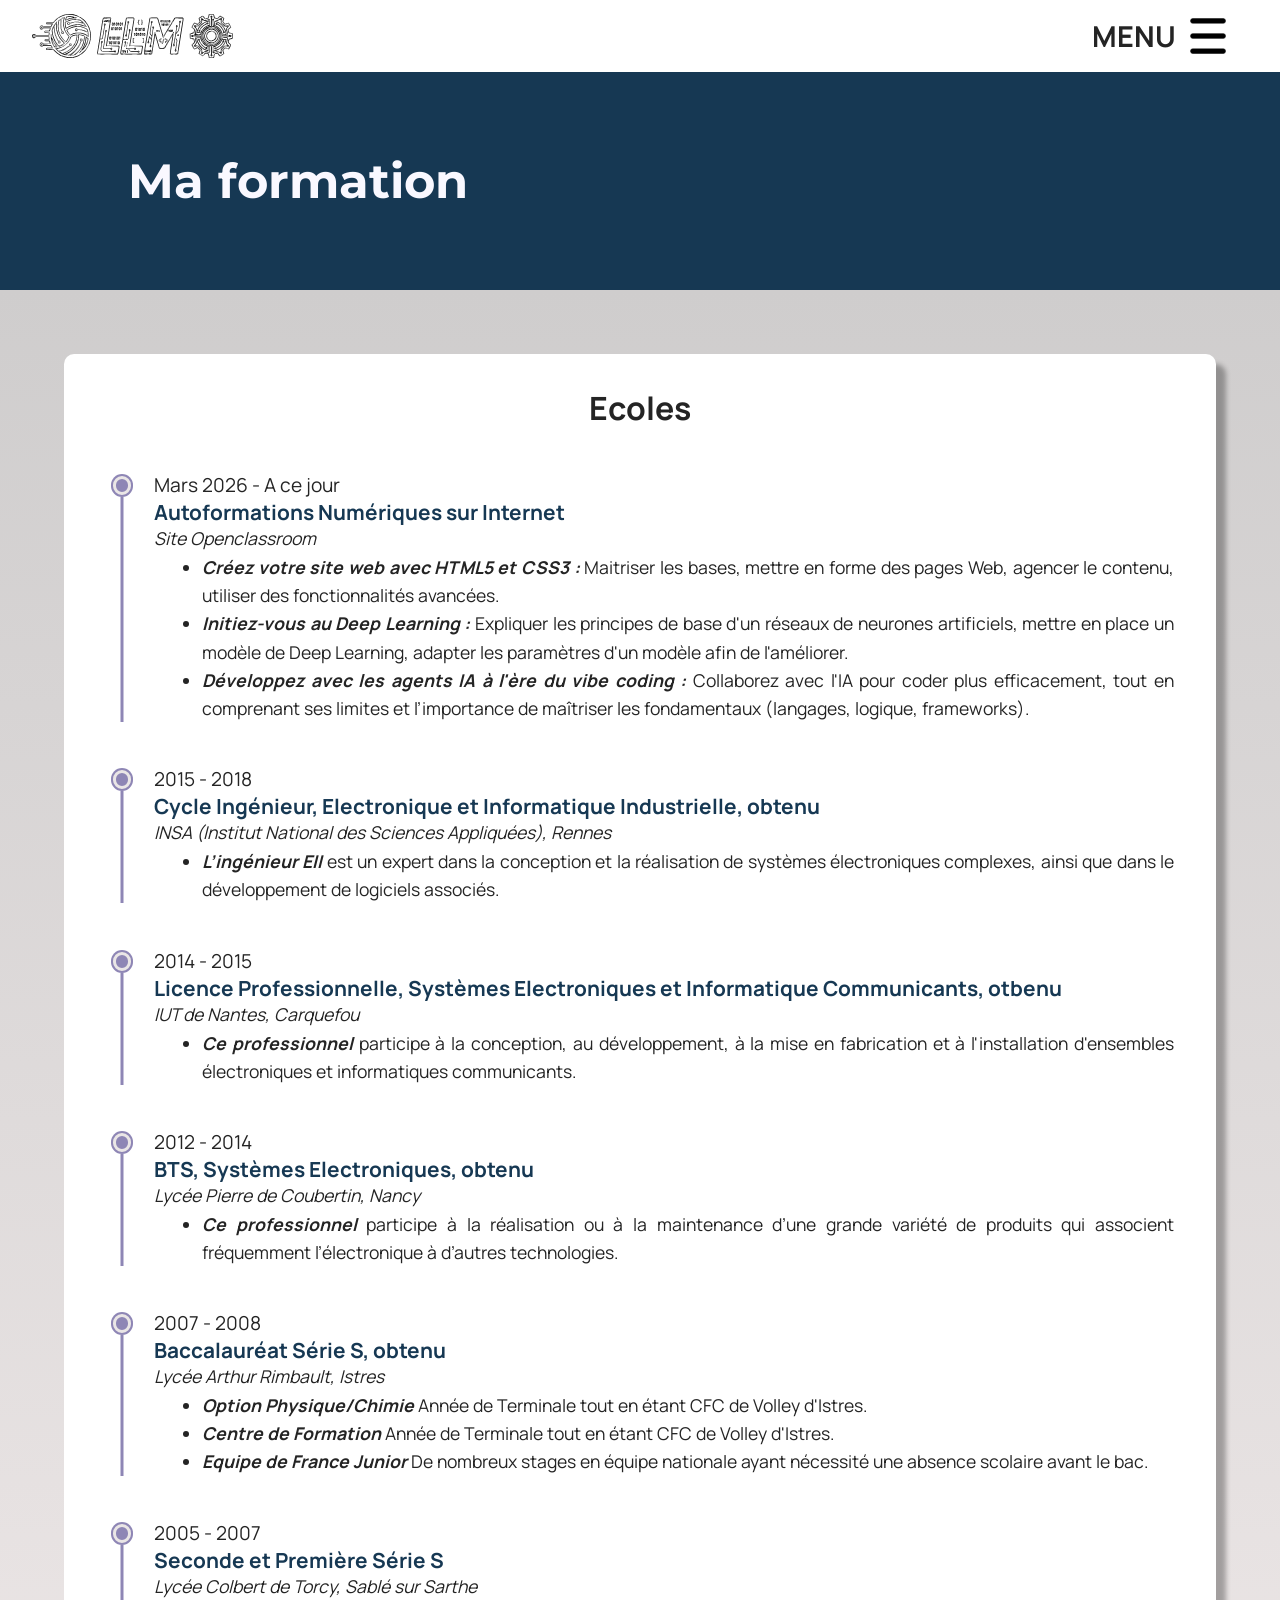
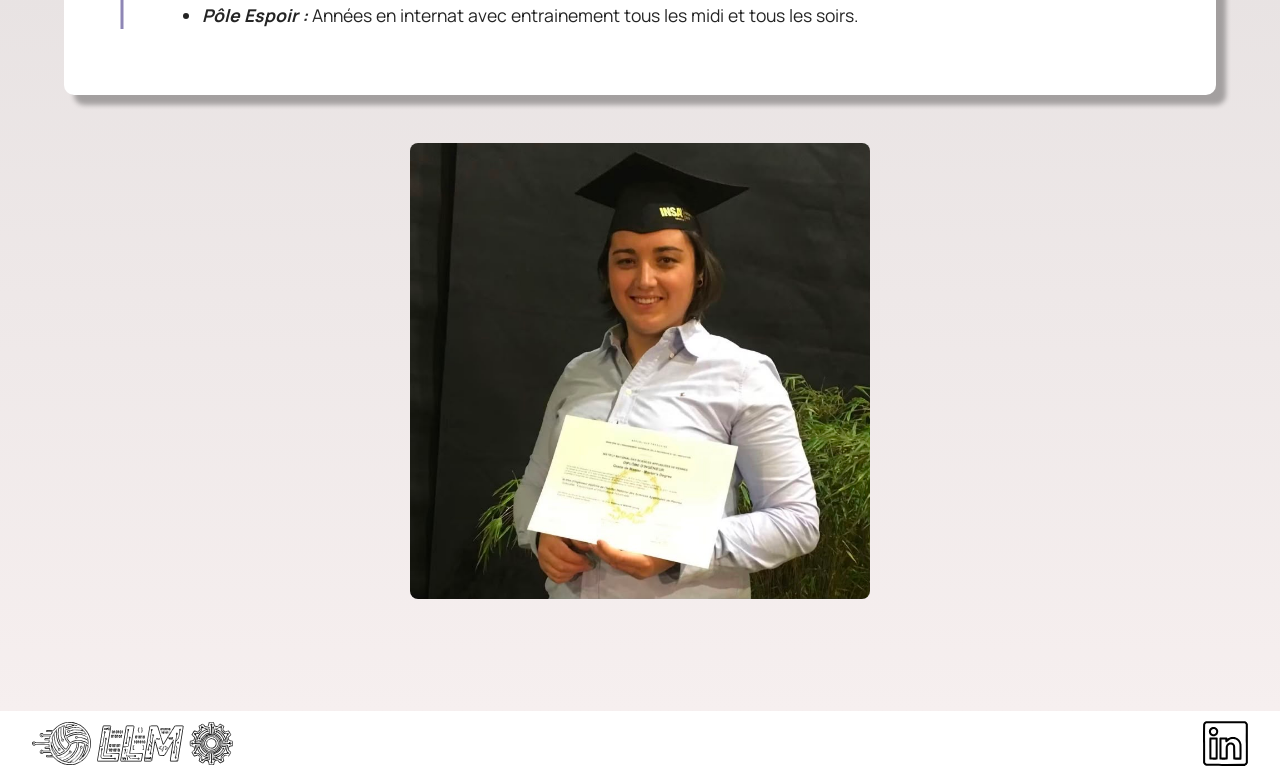
<file: formation.html>
<!DOCTYPE html>
<html lang="fr">

<head>
    <meta charset="utf-8">
    <title>Formation - Lénaïg LE MOIGNE</title>
    <link href="style.css" rel="stylesheet">
    <link rel="preconnect" href="https://fonts.googleapis.com">
    <link rel="preconnect" href="https://fonts.gstatic.com" crossorigin>
    <link href="https://fonts.googleapis.com/css2?family=Manrope&family=Montserrat&display=swap" rel="stylesheet">
</head>

<body>
    <header>
        <nav>
            <a href="index.html" class="lien-icone">
                <img src="images/logo-llm.svg" alt="Logo Lénaïg LE MOIGNE" class="logo-llm">
            </a>

            <div class="burger-menu" role="button" aria-label="Menu" aria-expanded="false" aria-controls="menu-mobile"
                tabindex="0">
                <span class="menu-text">MENU</span>
                <img src="images/burger-logo.png" alt="" class="burger-icon">
            </div>

            <div class="menu" id="menu-mobile">
                <a href="index.html">Accueil</a>
                <a href="competences.html">Compétences</a>
                <a href="experience-professionnelle.html">Expérience professionnelle</a>
                <a href="athlete-haut-niveau.html">Athlète de haut niveau</a>
                <a href="engagement-associatif.html">Engagement associatif</a>
                <a href="formation.html" class="active">Formation</a>
                <a href="interets.html">Intérêts</a>
                <a href="contact.html">Contact</a>
            </div>
        </nav>
    </header>

    <main>
        <section class="titre">
            <h1>Ma formation</h1>
        </section>
        <section class="parcours">
            <h2 class="sr-only">Détails de ma formation</h2>
            <div class="blocks-parcours formation">
                <div class="timeline-item formations">
                    <h3>Ecoles</h3>
                    <div class="timeline-parcours no-hover">
                        <time id="ancre-formation-openclassroom" class="date">Mars 2026 - A ce jour</time>
                        <h4 class="poste">Autoformations Numériques sur Internet</h4>
                        <div class="lieu">Site Openclassroom</div>
                        <ul class="detail">
                            <li><em><strong>Créez votre site web avec HTML5 et CSS3 : </strong></em> Maitriser les
                                bases, mettre en forme des pages Web, agencer le contenu, utiliser des fonctionnalités
                                avancées.</li>
                            <li><em><strong>Initiez-vous au Deep Learning : </strong></em> Expliquer les principes de
                                base d'un réseaux de neurones artificiels, mettre en place un modèle de Deep Learning,
                                adapter les paramètres d'un modèle afin de l'améliorer.</li>
                            <li><em><strong>Développez avec les agents IA à l'ère du vibe coding : </strong></em>
                                Collaborez avec l'IA pour coder plus efficacement, tout en comprenant ses limites et
                                l’importance de maîtriser les fondamentaux (langages, logique, frameworks).</li>
                        </ul>
                    </div>
                    <div class="timeline-parcours no-hover">
                        <time id="ancre-formation-inge" class="date">2015 - 2018</time>
                        <h4 class="poste">Cycle Ingénieur, Electronique et Informatique Industrielle, obtenu</h4>
                        <div class="lieu">INSA (Institut National des Sciences Appliquées), Rennes</div>
                        <ul class="detail">
                            <li><em><strong>L’ingénieur EII</strong></em> est un expert dans
                                la conception et la réalisation de
                                systèmes électroniques complexes, ainsi que dans le développement de
                                logiciels associés.</li>
                        </ul>
                    </div>
                    <div class="timeline-parcours no-hover">
                        <time id="ancre-formation-licence" class="date">2014 - 2015</time>
                        <h4 class="poste">Licence Professionnelle, Systèmes Electroniques et Informatique Communicants,
                            otbenu</h4>
                        <div class="lieu">IUT de Nantes, Carquefou</div>
                        <ul class="detail">
                            <li><em><strong>Ce professionnel</strong></em> participe à la conception, au développement,
                                à la mise
                                en fabrication et à l'installation d'ensembles électroniques et
                                informatiques communicants.</li>
                        </ul>
                    </div>
                    <div class="timeline-parcours no-hover">
                        <time id="ancre-formation-bts" class="date">2012 - 2014</time>
                        <h4 class="poste">BTS, Systèmes Electroniques, obtenu</h4>
                        <div class="lieu">Lycée Pierre de Coubertin, Nancy</div>
                        <ul class="detail">
                            <li><em><strong>Ce professionnel</strong></em> participe à la réalisation ou à la
                                maintenance d’une
                                grande variété de produits qui associent fréquemment l’électronique à
                                d’autres technologies.</li>
                        </ul>
                    </div>
                    <div class="timeline-parcours no-hover">
                        <time id="ancre-formation-bac" class="date">2007 - 2008</time>
                        <h4 class="poste">Baccalauréat Série S, obtenu</h4>
                        <div class="lieu">Lycée Arthur Rimbault, Istres</div>
                        <ul class="detail">
                            <li><em><strong>Option Physique/Chimie</strong></em> Année de Terminale tout en étant CFC de
                                Volley
                                d'Istres.</li>
                            <li><em><strong>Centre de Formation</strong></em> Année de Terminale tout en étant CFC de
                                Volley
                                d'Istres.</li>
                            <li><em><strong>Equipe de France Junior</strong></em> De nombreux stages en équipe nationale
                                ayant nécessité une absence scolaire avant le bac.</li>
                        </ul>
                    </div>
                    <div class="timeline-parcours no-hover">
                        <time id="ancre-formation-lycee" class="date">2005 - 2007</time>
                        <h4 class="poste">Seconde et Première Série S</h4>
                        <div class="lieu">Lycée Colbert de Torcy, Sablé sur Sarthe</div>
                        <ul class="detail">
                            <li><em><strong>Pôle Espoir : </strong></em> Années en internat avec entrainement tous les
                                midi et tous les soirs.</li>
                        </ul>
                    </div>
                </div>

                <div class="diplome">
                    <img src="images/diplome.jpeg" alt="Lénaïg diplomée"
                        onclick="document.getElementById('modal-diplome').showModal()">
                    <dialog id="modal-diplome" onclick="this.close()">
                        <img src="images/diplome.jpeg" alt="Lénaïg diplomée">
                    </dialog>
                </div>
            </div>
        </section>

    </main>

    <footer>
        <a href="index.html" class="lien-icone">
            <img src="images/logo-llm.svg" alt="Logo Lénaïg LE MOIGNE" class="logo-llm">
        </a>
        <a href="https://fr.linkedin.com/in/lénaïg-le-moigne" target="_blank" class="lien-icone">
            <img src="images/logo-linkedin.svg" alt="Logo LinkedIn" class="logo-linkedin">
        </a>
    </footer>

    <script>
        const burger = document.querySelector('.burger-menu');
        const menuMobile = document.getElementById('menu-mobile');
        const nav = document.querySelector('header nav');
        const logo = document.querySelector('.lien-icone');

        function adaptMenu() {
            if (!nav || !menuMobile || !logo) return;

            nav.classList.remove('is-overflowing');

            const availableWidth = nav.clientWidth - logo.offsetWidth - 30;
            const requiredWidth = menuMobile.scrollWidth;

            if (requiredWidth > availableWidth) {
                nav.classList.add('is-overflowing');
            } else {
                nav.classList.remove('is-overflowing');
                menuMobile.classList.remove('active');
                if (burger) burger.setAttribute('aria-expanded', 'false');
            }
        }

        window.addEventListener('load', adaptMenu);
        window.addEventListener('resize', adaptMenu);

        function toggleMenu() {
            const estOuvert = burger.getAttribute('aria-expanded') === 'true';
            burger.setAttribute('aria-expanded', !estOuvert);
            menuMobile.classList.toggle('active');

            if (!estOuvert) {
                const premierLien = menuMobile.querySelector('a');
                if (premierLien) {
                    setTimeout(() => {
                        premierLien.focus();
                    }, 100);
                }
            }
        }

        if (burger) {
            burger.addEventListener('click', (e) => {
                e.stopPropagation();
                toggleMenu();
            });

            burger.addEventListener('keydown', (e) => {
                if (e.key === 'Enter' || e.key === ' ') {
                    e.preventDefault();
                    toggleMenu();
                }
            });
        }

        // Clic en dehors du menu pour fermer
        document.addEventListener('click', (e) => {
            if (burger && !burger.contains(e.target) && menuMobile.classList.contains('active')) {
                menuMobile.classList.remove('active');
                burger.setAttribute('aria-expanded', 'false');
            }
        });

        // Touche Échap pour fermer le menu
        document.addEventListener('keydown', (e) => {
            if (e.key === 'Escape' && menuMobile.classList.contains('active')) {
                menuMobile.classList.remove('active');
                if (burger) {
                    burger.setAttribute('aria-expanded', 'false');
                    burger.focus();
                }
            }
        });
    </script>

</body>

</html>
</file>
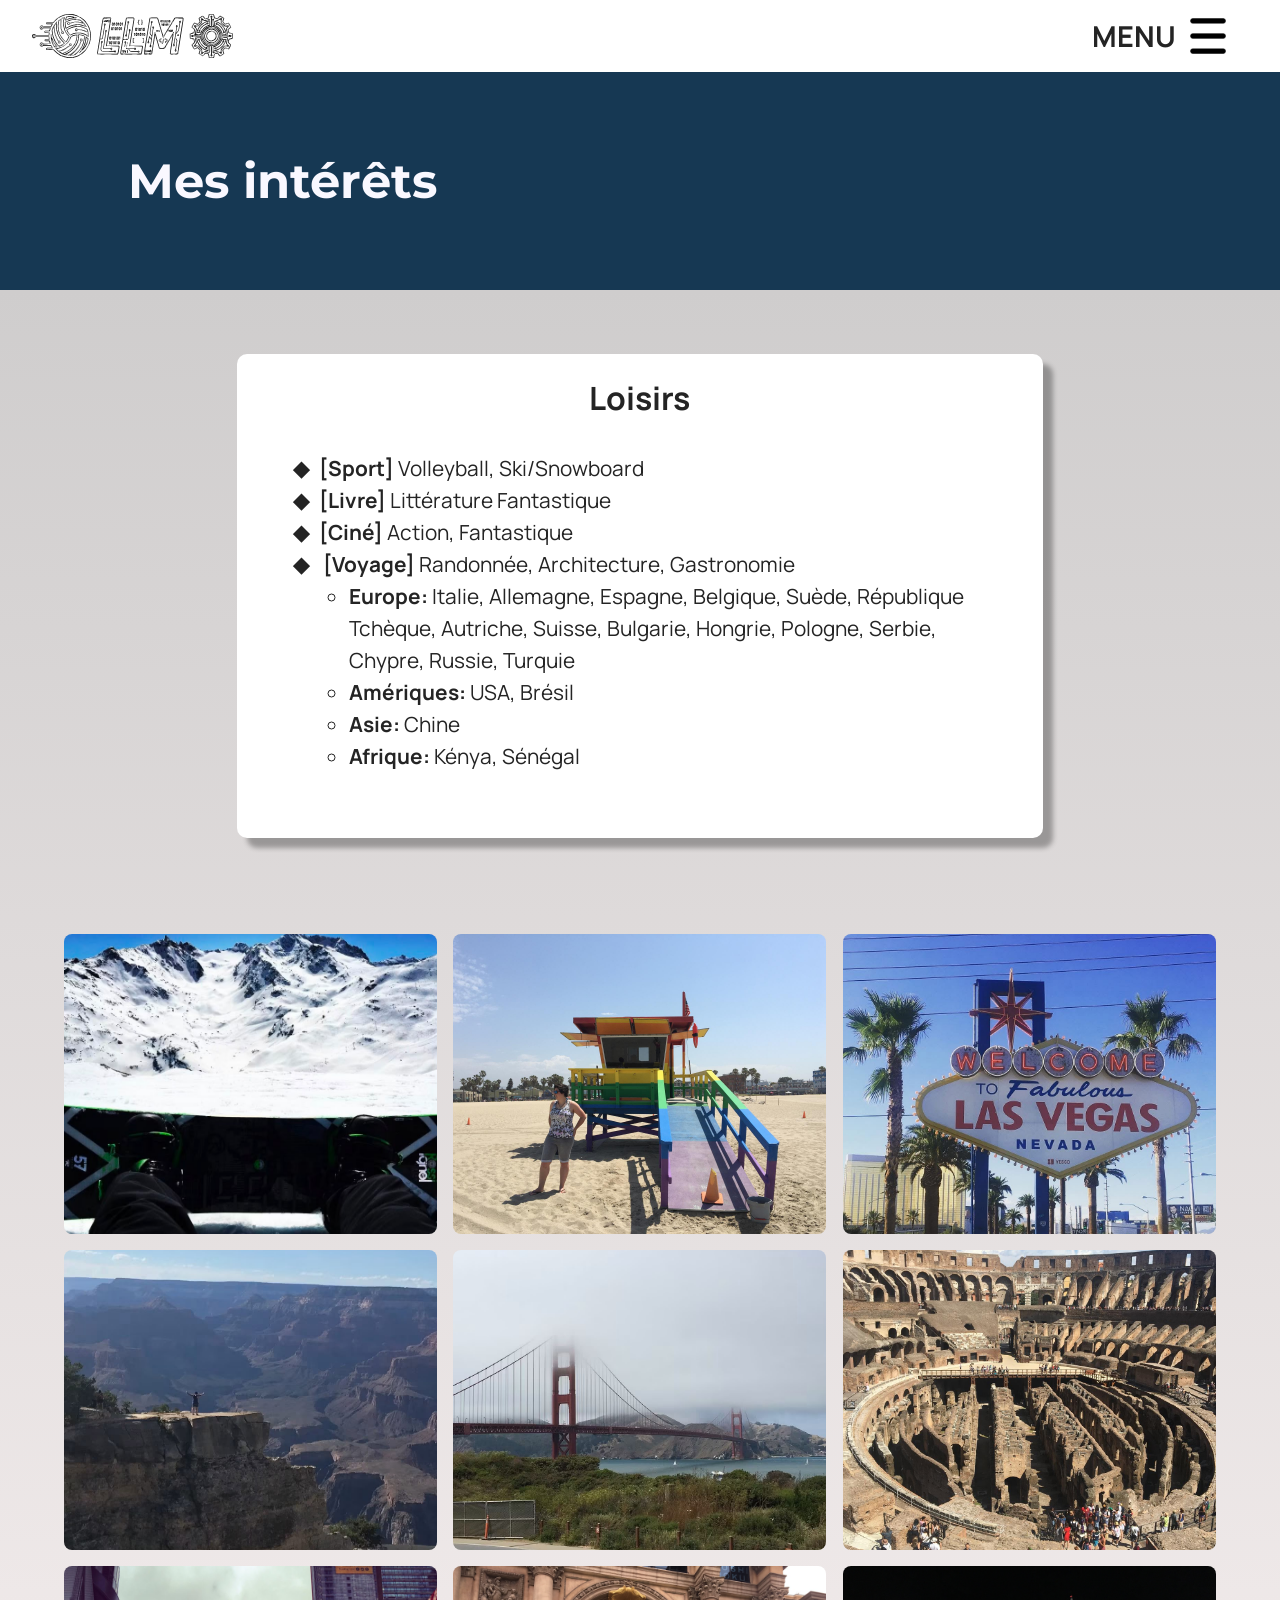
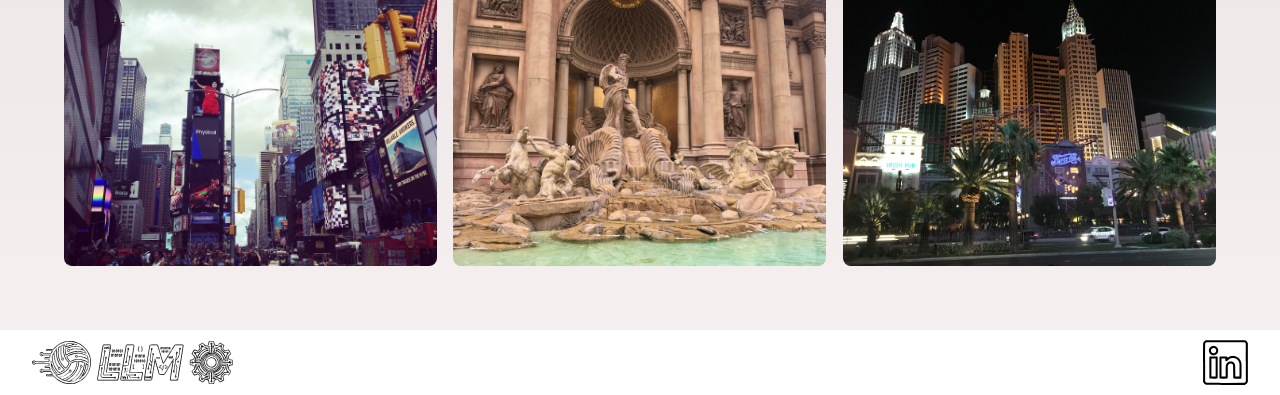
<file: interets.html>
<!DOCTYPE html>
<html lang="fr">

<head>
    <meta charset="utf-8">
    <title>Loisirs - CV Lénaïg LE MOIGNE</title>
    <link href="style.css" rel="stylesheet">
    <link rel="preconnect" href="https://fonts.googleapis.com">
    <link rel="preconnect" href="https://fonts.gstatic.com" crossorigin>
    <link href="https://fonts.googleapis.com/css2?family=Manrope&family=Montserrat&display=swap" rel="stylesheet">
</head>

<body>
    <header>
        <nav>
            <a href="index.html" class="lien-icone">
                <img src="images/logo-llm.svg" alt="Logo Lénaïg LE MOIGNE" class="logo-llm">
            </a>

            <div class="burger-menu" role="button" aria-label="Menu" aria-expanded="false" aria-controls="menu-mobile"
                tabindex="0">
                <span class="menu-text">MENU</span>
                <img src="images/burger-logo.png" alt="" class="burger-icon">
            </div>

            <div class="menu" id="menu-mobile">
                <a href="index.html">Accueil</a>
                <a href="competences.html">Compétences</a>
                <a href="experience-professionnelle.html">Expérience professionnelle</a>
                <a href="athlete-haut-niveau.html">Athlète de haut niveau</a>
                <a href="engagement-associatif.html">Engagement associatif</a>
                <a href="formation.html">Formation</a>
                <a href="interets.html" class="active">Intérêts</a>
                <a href="contact.html">Contact</a>
            </div>
        </nav>
    </header>

    <main>
        <section class="titre">
            <h1>Mes intérêts</h1>
        </section>

        <section class="parcours">
            <h2 class="sr-only">Détails de mes interêts</h2>
            <div class="blocks-parcours competences">
                <div class="liste-item loisirs">
                    <h3>Loisirs</h3>
                    <ul class="savoir no-hover">
                        <li><strong>[Sport]</strong> Volleyball, Ski/Snowboard</li>
                        <li><strong>[Livre]</strong> Littérature Fantastique</li>
                        <li><strong>[Ciné]</strong> Action, Fantastique</li>
                        <li>
                            <strong>[Voyage]</strong> Randonnée, Architecture, Gastronomie
                            <ul>
                                <li class="pays"><strong>Europe:</strong> Italie, Allemagne, Espagne, Belgique, Suède,
                                    République Tchèque, Autriche, Suisse, Bulgarie, Hongrie, Pologne, Serbie, Chypre,
                                    Russie, Turquie
                                </li>
                                <li class="pays"><strong>Amériques:</strong> USA, Brésil</li>
                                <li class="pays"><strong>Asie:</strong> Chine</li>
                                <li class="pays"><strong>Afrique:</strong> Kénya, Sénégal</li>
                            </ul>
                        </li>
                    </ul>
                </div>
            </div>

            <div class="photos interets">
                <img src="images/snowboard.jpeg" alt="Photo montagne en snowboard"
                    onclick="document.getElementById('modal-snowboard').showModal()">
                <dialog id="modal-snowboard" onclick="this.close()">
                    <img src="images/snowboard.jpeg" alt="Photo montagne en snowboard">
                </dialog>

                <img src="images/los-angeles.jpeg" alt="Photo de Los Angeles"
                    onclick="document.getElementById('modal-losangeles').showModal()">
                <dialog id="modal-losangeles" onclick="this.close()">
                    <img src="images/los-angeles.jpeg" alt="Photo de Los Angeles">
                </dialog>

                <img src="images/panneau-vegas.jpeg" alt="Photo du panneau de Las Vegas"
                    onclick="document.getElementById('modal-panneauvegas').showModal()">
                <dialog id="modal-panneauvegas" onclick="this.close()">
                    <img src="images/panneau-vegas.jpeg" alt="Photo du panneau de Las Vegas">
                </dialog>

                <img src="images/grand-canyon-1.jpeg" alt="Photo du Grand Canyon"
                    onclick="document.getElementById('modal-grandcanyon').showModal()">
                <dialog id="modal-grandcanyon" onclick="this.close()">
                    <img src="images/grand-canyon-1.jpeg" alt="Photo du Grand Canyon">
                </dialog>

                <img src="images/san-francisco.jpeg" alt="Photo du pont de San Francisco"
                    onclick="document.getElementById('modal-sanfrancisco').showModal()">
                <dialog id="modal-sanfrancisco" onclick="this.close()">
                    <img src="images/san-francisco.jpeg" alt="Photo du pont de San Francisco">
                </dialog>

                <img src="images/colisee.jpeg" alt="Photo du colisée de Romes"
                    onclick="document.getElementById('modal-colisee').showModal()">
                <dialog id="modal-colisee" onclick="this.close()">
                    <img src="images/colisee.jpeg" alt="Photo du colisée de Romes">
                </dialog>


                <img src="images/new-york.jpeg" alt="Photo de Time Square à New York"
                    onclick="document.getElementById('modal-newyork').showModal()">
                <dialog id="modal-newyork" onclick="this.close()">
                    <img src="images/new-york.jpeg" alt="Photo de Time Square à New York">
                </dialog>


                <img src="images/fontaine.JPG" alt="Photo de la fontaine de Trevi"
                    onclick="document.getElementById('modal-fontaine').showModal()">
                <dialog id="modal-fontaine" onclick="this.close()">
                    <img src="images/fontaine.JPG" alt="Photo de la fontaine de Trevi">
                </dialog>


                <img src="images/las-vegas.JPG" alt="Photo d'immeubles à Las Vegas"
                    onclick="document.getElementById('modal-lasvegas').showModal()">
                <dialog id="modal-lasvegas" onclick="this.close()">
                    <img src="images/las-vegas.JPG" alt="Photo d'immeubles à Las Vegas">
                </dialog>



            </div>

        </section>

    </main>

    <footer>
        <a href="index.html" class="lien-icone">
            <img src="images/logo-llm.svg" alt="Logo Lénaïg LE MOIGNE" class="logo-llm">
        </a>
        <a href="https://fr.linkedin.com/in/lénaïg-le-moigne" target="_blank" class="lien-icone">
            <img src="images/logo-linkedin.svg" alt="Logo LinkedIn" class="logo-linkedin">
        </a>
    </footer>

    <script>
        const burger = document.querySelector('.burger-menu');
        const menuMobile = document.getElementById('menu-mobile');
        const nav = document.querySelector('header nav');
        const logo = document.querySelector('.lien-icone');

        function adaptMenu() {
            if (!nav || !menuMobile || !logo) return;

            nav.classList.remove('is-overflowing');

            const availableWidth = nav.clientWidth - logo.offsetWidth - 30;
            const requiredWidth = menuMobile.scrollWidth;

            if (requiredWidth > availableWidth) {
                nav.classList.add('is-overflowing');
            } else {
                nav.classList.remove('is-overflowing');
                menuMobile.classList.remove('active');
                if (burger) burger.setAttribute('aria-expanded', 'false');
            }
        }

        window.addEventListener('load', adaptMenu);
        window.addEventListener('resize', adaptMenu);

        function toggleMenu() {
            const estOuvert = burger.getAttribute('aria-expanded') === 'true';
            burger.setAttribute('aria-expanded', !estOuvert);
            menuMobile.classList.toggle('active');

            if (!estOuvert) {
                const premierLien = menuMobile.querySelector('a');
                if (premierLien) {
                    setTimeout(() => {
                        premierLien.focus();
                    }, 100);
                }
            }
        }

        if (burger) {
            burger.addEventListener('click', (e) => {
                e.stopPropagation();
                toggleMenu();
            });

            burger.addEventListener('keydown', (e) => {
                if (e.key === 'Enter' || e.key === ' ') {
                    e.preventDefault();
                    toggleMenu();
                }
            });
        }

        // Clic en dehors du menu pour fermer
        document.addEventListener('click', (e) => {
            if (burger && !burger.contains(e.target) && menuMobile.classList.contains('active')) {
                menuMobile.classList.remove('active');
                burger.setAttribute('aria-expanded', 'false');
            }
        });

        // Touche Échap pour fermer le menu
        document.addEventListener('keydown', (e) => {
            if (e.key === 'Escape' && menuMobile.classList.contains('active')) {
                menuMobile.classList.remove('active');
                if (burger) {
                    burger.setAttribute('aria-expanded', 'false');
                    burger.focus();
                }
            }
        });
    </script>

</body>

</html>
</file>
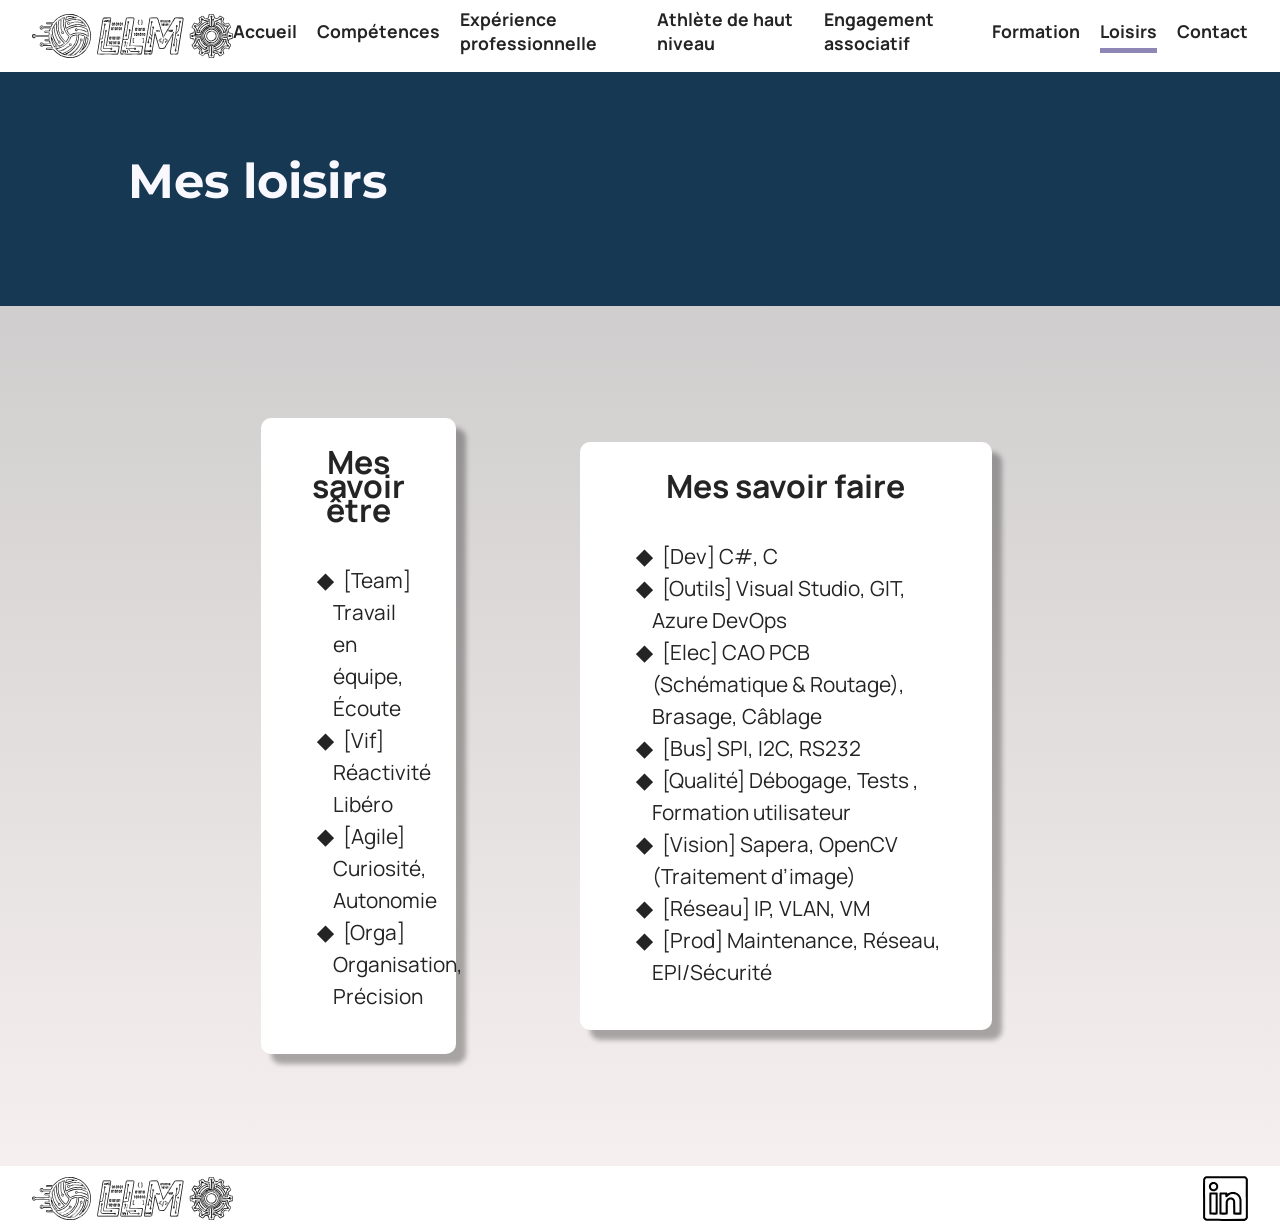
<file: loisirs.html>
<!DOCTYPE html>
<html lang="fr">

<head>
    <meta charset="utf-8">
    <title>Loisirs - CV Lénaïg LE MOIGNE</title>
    <link href="style.css" rel="stylesheet">
    <link rel="preconnect" href="https://fonts.googleapis.com">
    <link rel="preconnect" href="https://fonts.gstatic.com" crossorigin>
    <link href="https://fonts.googleapis.com/css2?family=Manrope&family=Montserrat&display=swap" rel="stylesheet">
</head>

<body>
    <header>
        <nav>
            <a href="index.html" class="lien-icone">
                <img src="images/logo-llm.svg" alt="Logo Lénaïg LE MOIGNE" class="logo-llm">
            </a>

            <div class="burger-menu">☰</div>

            <div class="menu">
                <a href="index.html">Accueil</a>
                <a href="competences.html">Compétences</a>
                <a href="experience-professionnelle.html">Expérience professionnelle</a>
                <a href="athlete-haut-niveau.html">Athlète de haut niveau</a>
                <a href="engagement-associatif.html">Engagement associatif</a>
                <a href="formation.html">Formation</a>
                <a href="loisirs.html" class="active">Loisirs</a>
                <a href="contact.html">Contact</a>
            </div>
        </nav>
    </header>

    <main>
        <section class="introduction">
            <h1>Mes loisirs</h1>
        </section>

        <section class="parcours">
            <div class="blocks-parcours competences">
                <div class="liste-item comp-1">
                    <h3>Mes savoir être</h3>

                    <ul class="savoir no-hover">
                        <li>[Team] Travail en équipe, Écoute</li>
                        <li>[Vif] Réactivité Libéro</li>
                        <li>[Agile] Curiosité, Autonomie</li>
                        <li>[Orga] Organisation, Précision</li>
                    </ul>

                </div>
                <div class="liste-item comp-2">
                    <h3>Mes savoir faire</h3>
                    <ul class="savoir no-hover">
                        <li>[Dev] C#, C</li>
                        <li>[Outils] Visual Studio, GIT, Azure DevOps</li>
                        <li>[Elec] CAO PCB (Schématique & Routage), Brasage, Câblage</li>
                        <li>[Bus] SPI, I2C, RS232</li>
                        <li>[Qualité] Débogage, Tests , Formation utilisateur</li>
                        <li>[Vision] Sapera, OpenCV (Traitement d’image)</li>
                        <li>[Réseau] IP, VLAN, VM</li>
                        <li>[Prod] Maintenance, Réseau, EPI/Sécurité</li>
                    </ul>

                </div>
            </div>

        </section>

    </main>

    <footer>
        <a href="index.html" class="lien-icone">
            <img src="images/logo-llm.svg" alt="Logo Lénaïg LE MOIGNE" class="logo-llm">
        </a>
        <a href="https://fr.linkedin.com/in/lénaïg-le-moigne" target="_blank" class="lien-icone">
            <img src="images/logo-linkedin.svg" alt="Logo LinkedIn" class="logo-linkedin">
        </a>
    </footer>

    <script>
        const burger = document.querySelector('.burger-menu');
        const menuMobile = document.querySelector('.menu');
        burger.addEventListener('click', (e) => {
            e.stopPropagation();
            menuMobile.classList.toggle('active');
        });
        document.addEventListener('click', () => {
            menuMobile.classList.remove('active');
        });
    </script>

</body>

</html>
</file>
<file: style.css>
:root {
    --couleur-fond-header-footer: #ffffff;
    --couleur-fond-section-1: #163853;
    --couleur-fond-section-2-depart: #cfcdcd;
    --couleur-fond-section-2-arrivee: #f6efef;
    --couleur-fond-timeline: #eae6e6;
    --couleur-texte-clair: #f9f8ff;
    --couleur-texte-sombre: #242424;
    --couleur-fond-block: #ffffff;
    --couleur-degrade-cta-depart: #696484;
    --couleur-degrade-cta-arrivee: #a3a4d9;
    --couleur-degrade-cta-hover-depart: #a29ace;
    --couleur-degrade-cta-hover-arrivee: #b6b9f9;
    --couleur-timeline: #8e86b5;
    --espacement-global: 0.625rem 2rem;
    --gap-menu: 1.25rem;
    --gap-grid: 3rem;
    --gap-texte: 1.5rem;
    --rayon-bordure-standard: 0.625rem;
    --padding-cta: 1.25rem 1.875rem;
    --padding-section: 5rem 0;
    --padding-grid: 2rem;
    --padding-block: 0.625rem;
    --colonne-gauche-grid-largeur: 2rem;
    --width-intro: 80%;
    --hauteur-header: 4.5rem;
    --hauteur-barre-active: 0.3125rem;
    --cercle-taille: 0.8rem;
    --epaisseur-trait: 0.2rem;
    --top-trait: 2.2rem;
    --epaisseur-bordure: 2px;
}

* {
    margin: 0;
    box-sizing: border-box;
}

html {
    -webkit-text-size-adjust: 100%;
    text-size-adjust: 100%;
}

body {
    font-family: 'Manrope', sans-serif;
    font-size: 1rem;
    background-color: var(--couleur-fond-section-1);
    padding-top: var(--hauteur-header);
}

h1 {
    font-size: 3rem;
    color: var(--couleur-texte-clair);
    font-family: 'Montserrat', sans-serif;
}

h2 {
    font-size: 2.5rem;
    color: #151515;
}

h3 {
    font-size: 2rem;
    margin-bottom: 2rem;
}

h4 {
    font-size: 1.5rem;
    margin-bottom: 1rem;
}

h5 {
    font-size: 1rem;
    margin-bottom: 1rem;
}

p {
    font-size: 1.3rem;
    color: var(--couleur-texte-clair);
}

a {
    color: var(--couleur-texte-sombre);
    text-decoration: none;
    font-size: 1.1rem;
}

a:hover {
    text-decoration: underline;
}

div {
    font-size: 1.3rem;
    color: var(--couleur-texte-sombre);
}

li {
    font-size: 1.3rem;
}

header,
footer {
    background-color: var(--couleur-fond-header-footer);
    padding: var(--espacement-global);
    display: flex;
    align-items: center;
    justify-content: space-between;
    width: 100%;
}

header {
    position: fixed;
    top: 0;
    left: 0;
    height: var(--hauteur-header);
    z-index: 2000;
}

nav {
    display: flex;
    align-items: center;
    justify-content: space-between;
    width: 100%;
}

.burger-menu {
    display: none;
}

.menu {
    display: flex;
    align-items: center;
    gap: var(--gap-menu);
}

.menu a {
    font-weight: bold;
    font-size: 1.1rem;
    padding-bottom: var(--hauteur-barre-active);
    border-bottom: var(--hauteur-barre-active) solid transparent;
}

.menu a.active {
    border-bottom: var(--hauteur-barre-active) solid var(--couleur-timeline);
}

main {
    min-height: calc(100vh - var(--hauteur-header));
    display: flex;
    flex-direction: column;
}

section:last-child {
    flex-grow: 1;
}

section {
    padding: var(--padding-section);
}

.logo-llm {
    height: 2.7rem;
    width: auto;
    display: block;
}

.logo-linkedin {
    height: 2.8rem;
    width: auto;
    display: block;
}

.lien-icone {
    display: inline-flex;
    align-items: center;
    justify-content: center;

}

.introduction {
    display: grid;
    grid-template-columns: 1fr 1fr 1fr;
    width: var(--width-intro);
    margin: auto;
    gap: var(--gap-grid);
}

.introduction div {
    padding-right: 5rem;
    grid-column: 1/3;
    width: 100%;
}

.introduction h1 {
    margin-bottom: 1rem;
}

.introduction p {
    margin-bottom: 2rem;
    text-align: justify;
    -webkit-hyphens: auto;
    hyphens: auto;
    text-justify: inter-word;
    word-break: break-word;
    overflow-wrap: break-word;
    font-size: 1.4rem;
}

.introduction a {
    display: block;
    width: fit-content;
    margin: 0 auto;
    background: linear-gradient(var(--couleur-degrade-cta-depart), var(--couleur-degrade-cta-arrivee));
    color: var(--couleur-texte-clair);
    border-radius: 3.125rem;
    padding: var(--padding-cta);
    text-align: center;
}

.introduction a:hover {
    background: linear-gradient(var(--couleur-degrade-cta-hover-depart), var(--couleur-degrade-cta-hover-arrivee));
    text-decoration: none;
}

.introduction a:hover,
.introduction a:focus-visible {
    background: linear-gradient(var(--couleur-degrade-cta-hover-depart), var(--couleur-degrade-cta-hover-arrivee));
    text-decoration: none;
    transform: translateY(-2px) scale(1.02);
    box-shadow: 0 0.5rem 1.25rem rgba(0, 0, 0, 0.18);
}

.introduction img {
    grid-column: 3/4;
    display: block;
    margin: 0 auto;
    align-self: center;
    width: 325px;
    height: 325px;
    border-radius: 50%;
    object-fit: cover;
    object-position: center;
}

.titre h1 {
    width: var(--width-intro);
    margin: auto;
}

.parcours {
    display: grid;
    background: linear-gradient(var(--couleur-fond-section-2-depart), var(--couleur-fond-section-2-arrivee));
    padding: 4rem;
    align-content: start;
    justify-self: center;
}

.parcours h2 {
    text-align: center;
    margin-bottom: 5rem;
}

.blocks-parcours {
    display: grid;
    width: 100%;
    grid-template-columns: 1fr;
    grid-template-rows: auto auto auto;
    gap: var(--gap-grid);
    text-align: center;
    position: relative;
}

.blocks-parcours>div {
    position: relative;
    padding: var(--padding-grid);
    background: var(--couleur-fond-block);
    color: #242424;
    border-radius: var(--rayon-bordure-standard);
}

.blocks-parcours p {
    color: var(--couleur-texte-sombre);
    text-align: justify;
    font-weight: bold;
    gap: 4rem;
}

.scroll-container {
    display: grid;
    grid-template-columns: 1fr;
    grid-template-rows: 1fr;
    width: 100%;
    margin: auto;
    overflow: hidden;
    padding-bottom: 5rem;
}

.logo-parcours {
    display: block;
    grid-column: 1;
    grid-row: 1;
    justify-self: center;
    align-self: center;
    width: 50%;
    height: auto;
    opacity: 0.85;
}

.scroll-text {
    grid-column: 1;
    grid-row: 1;
    display: flex;
    width: 38%;
    height: auto;
    margin: auto;
    overflow: hidden;
    z-index: 2;
}

.scroll-text h2 {
    margin: 0 auto;
    white-space: nowrap;
    animation: marquee 8s linear infinite;
}

@keyframes marquee {
    0% {
        transform: translateX(100%);
    }

    100% {
        transform: translateX(-100%);
    }
}

.cv-chronologie-container {
    position: relative;
    grid-row: 1;
    background-color: white;
    z-index: 1;
}

.cv-chronologie {
    display: grid;
    grid-template-columns: 1fr var(--cercle-taille) 1fr;
    grid-template-rows: repeat(20, auto);
    row-gap: 2rem;
    position: relative;
}

.point::before {
    content: '';
    grid-column: 2;
    position: absolute;
    left: 50%;
    transform: translateX(-50%);
    top: 0.5rem;
    width: var(--cercle-taille);
    height: var(--cercle-taille);
    background-color: var(--couleur-timeline);
    border-radius: 50%;
    border: var(--epaisseur-trait) solid var(--couleur-fond-timeline);
    box-shadow: 0 0 0 2px var(--couleur-timeline);
    box-sizing: content-box;
    z-index: 3;
    grid-column: auto !important;
    justify-self: auto !important;
    transition: transform 0.2s ease;
}

.chronologie {
    position: relative;
    background-color: white;
    z-index: 2;
}

.cv-chronologie-container::after {
    content: '';
    position: absolute;
    left: 50%;
    transform: translateX(calc(var(--epaisseur-trait) / -2));
    top: 6rem;
    bottom: 2rem;
    border-left: var(--epaisseur-trait) solid var(--couleur-timeline);
    z-index: 0;
}

.chronologie[class*="form-"],
.chronologie[class*="exp-pro-"],
.chronologie[class*="stage-"] {
    grid-column: 1;
    justify-self: center;
    align-self: stretch;
    transform-origin: right center;
    width: 90%;
    text-align: left;
    padding: var(--padding-grid);
    border: var(--epaisseur-bordure) solid var(--couleur-fond-section-1);
    border-radius: var(--rayon-bordure-standard);

}

.chronologie.benev,
.chronologie[class*="athl-"] {
    grid-column: 3;
    justify-self: center;
    align-self: stretch;
    transform-origin: left center;
    width: 90%;
    text-align: left;
    padding: var(--padding-grid);
    border: var(--epaisseur-bordure) solid rgb(89, 37, 89);
    border-radius: var(--rayon-bordure-standard);
}

.cv-chronologie:has(.point.form-openclassroom:hover) .chronologie.form-openclassroom,
.cv-chronologie:has(.point.benev:hover) .chronologie.benev,
.cv-chronologie:has(.point.exp-pro-inge-oberthur:hover) .chronologie.exp-pro-inge-oberthur,
.cv-chronologie:has(.point.athl-pro-elite-rennes:hover) .chronologie.athl-pro-elite-rennes,
.cv-chronologie:has(.point.exp-pro-prof:hover) .chronologie.exp-pro-prof,
.cv-chronologie:has(.point.athl-pro-n2-rennes:hover) .chronologie.athl-pro-n2-rennes,
.cv-chronologie:has(.point.stage-inge-2:hover) .chronologie.stage-inge-2,
.cv-chronologie:has(.point.stage-inge-1:hover) .chronologie.stage-inge-1,
.cv-chronologie:has(.point.form-inge:hover) .chronologie.form-inge,
.cv-chronologie:has(.point.stage-licence:hover) .chronologie.stage-licence,
.cv-chronologie:has(.point.form-licence:hover) .chronologie.form-licence,
.cv-chronologie:has(.point.exp-pro-secr:hover) .chronologie.exp-pro-secr,
.cv-chronologie:has(.point.athl-pro-nancy:hover) .chronologie.athl-pro-nancy,
.cv-chronologie:has(.point.stage-bts:hover) .chronologie.stage-bts,
.cv-chronologie:has(.point.form-bts:hover) .chronologie.form-bts,
.cv-chronologie:has(.point.athl-pro-nantes:hover) .chronologie.athl-pro-nantes,
.cv-chronologie:has(.point.athl-pro-istres:hover) .chronologie.athl-pro-istres,
.cv-chronologie:has(.point.form-bac:hover) .chronologie.form-bac,
.cv-chronologie:has(.point.form-lycee:hover) .chronologie.form-lycee,
.cv-chronologie:has(.point.athl-edf-espoir:hover) .chronologie.athl-edf-espoir,
.cv-chronologie:has(.point.athl-edf-junior:hover) .chronologie.athl-edf-junior,
.cv-chronologie:has(.point.athl-edf-cadette:hover) .chronologie.athl-edf-cadette,
.cv-chronologie:has(.point.athl-pro-sable:hover) .chronologie.athl-pro-sable {
    background-color: var(--couleur-fond-timeline);
    border-radius: var(--rayon-bordure-standard);
    transform: scale(1.02);
}

.cv-chronologie:has(.point.form-openclassroom:hover) .point.form-openclassroom::before,
.cv-chronologie:has(.point.benev:hover) .point.benev::before,
.cv-chronologie:has(.point.exp-pro-inge-oberthur:hover) .point.exp-pro-inge-oberthur::before,
.cv-chronologie:has(.point.athl-pro-elite-rennes:hover) .point.athl-pro-elite-rennes::before,
.cv-chronologie:has(.point.exp-pro-prof:hover) .point.exp-pro-prof::before,
.cv-chronologie:has(.point.athl-pro-n2-rennes:hover) .point.athl-pro-n2-rennes::before,
.cv-chronologie:has(.point.stage-inge-2:hover) .point.stage-inge-2::before,
.cv-chronologie:has(.point.stage-inge-1:hover) .point.stage-inge-1::before,
.cv-chronologie:has(.point.form-inge:hover) .point.form-inge::before,
.cv-chronologie:has(.point.stage-licence:hover) .point.stage-licence::before,
.cv-chronologie:has(.point.form-licence:hover) .point.form-licence::before,
.cv-chronologie:has(.point.exp-pro-secr:hover) .point.exp-pro-secr::before,
.cv-chronologie:has(.point.athl-pro-nancy:hover) .point.athl-pro-nancy::before,
.cv-chronologie:has(.point.stage-bts:hover) .point.stage-bts::before,
.cv-chronologie:has(.point.form-bts:hover) .point.form-bts::before,
.cv-chronologie:has(.point.athl-pro-nantes:hover) .point.athl-pro-nantes::before,
.cv-chronologie:has(.point.athl-pro-istres:hover) .point.athl-pro-istres::before,
.cv-chronologie:has(.point.form-bac:hover) .point.form-bac::before,
.cv-chronologie:has(.point.form-lycee:hover) .point.form-lycee::before,
.cv-chronologie:has(.point.athl-edf-espoir:hover) .point.athl-edf-espoir::before,
.cv-chronologie:has(.point.athl-edf-junior:hover) .point.athl-edf-junior::before,
.cv-chronologie:has(.point.athl-edf-cadette:hover) .point.athl-edf-cadette::before,
.cv-chronologie:has(.point.athl-pro-sable:hover) .point.athl-pro-sable::before,
.cv-chronologie:has(.chronologie.form-openclassroom:hover) .point.form-openclassroom::before,
.cv-chronologie:has(.chronologie.benev:hover) .point.benev::before,
.cv-chronologie:has(.chronologie.exp-pro-inge-oberthur:hover) .point.exp-pro-inge-oberthur::before,
.cv-chronologie:has(.chronologie.athl-pro-elite-rennes:hover) .point.athl-pro-elite-rennes::before,
.cv-chronologie:has(.chronologie.exp-pro-prof:hover) .point.exp-pro-prof::before,
.cv-chronologie:has(.chronologie.athl-pro-n2-rennes:hover) .point.athl-pro-n2-rennes::before,
.cv-chronologie:has(.chronologie.stage-inge-2:hover) .point.stage-inge-2::before,
.cv-chronologie:has(.chronologie.stage-inge-1:hover) .point.stage-inge-1::before,
.cv-chronologie:has(.chronologie.form-inge:hover) .point.form-inge::before,
.cv-chronologie:has(.chronologie.stage-licence:hover) .point.stage-licence::before,
.cv-chronologie:has(.chronologie.form-licence:hover) .point.form-licence::before,
.cv-chronologie:has(.chronologie.exp-pro-secr:hover) .point.exp-pro-secr::before,
.cv-chronologie:has(.chronologie.athl-pro-nancy:hover) .point.athl-pro-nancy::before,
.cv-chronologie:has(.chronologie.stage-bts:hover) .point.stage-bts::before,
.cv-chronologie:has(.chronologie.form-bts:hover) .point.form-bts::before,
.cv-chronologie:has(.chronologie.athl-pro-nantes:hover) .point.athl-pro-nantes::before,
.cv-chronologie:has(.chronologie.athl-pro-istres:hover) .point.athl-pro-istres::before,
.cv-chronologie:has(.chronologie.form-bac:hover) .point.form-bac::before,
.cv-chronologie:has(.chronologie.form-lycee:hover) .point.form-lycee::before,
.cv-chronologie:has(.chronologie.athl-edf-espoir:hover) .point.athl-edf-espoir::before,
.cv-chronologie:has(.chronologie.athl-edf-junior:hover) .point.athl-edf-junior::before,
.cv-chronologie:has(.chronologie.athl-edf-cadette:hover) .point.athl-edf-cadette::before,
.cv-chronologie:has(.chronologie.athl-pro-sable:hover) .point.athl-pro-sable::before {
    transform: translateX(-50%) scale(1.2);
}

.point.benev::before,
.point[class*="athl-"]::before {
    background-color: rgb(89, 37, 89);
    box-shadow: 0 0 0 3px rgb(89, 37, 89);
}

.point[class*="form-"]::before,
.point[class*="exp-pro-"]::before,
.point[class*="stage-"]::before {
    background-color: var(--couleur-fond-section-1);
    box-shadow: 0 0 0 3px var(--couleur-fond-section-1);
}

.chronologie-inge-titre {
    grid-column: 1;
    grid-row: 1;
}

.chronologie-volley-titre {
    grid-column: 3;
    grid-row: 1;
}

.chronologie.form-openclassroom,
.point.form-openclassroom::before {
    grid-row: 2;
}

.chronologie.benev,
.point.benev::before {
    grid-row: 2 / 6;
}

.chronologie.exp-pro-inge-oberthur,
.point.exp-pro-inge-oberthur::before {
    grid-row: 3 / 10;
}

.chronologie.athl-pro-elite-rennes,
.point.athl-pro-elite-rennes::before {
    grid-row: 6;
}

.chronologie.exp-pro-prof,
.point.exp-pro-prof::before {
    grid-row: 10;
}

.chronologie.athl-pro-n2-rennes,
.point.athl-pro-n2-rennes::before {
    grid-row: 7 / 12;
}

.chronologie.form-inge,
.point.form-inge::before {
    grid-row: 11;
}

.chronologie.form-licence,
.point.form-licence::before {
    grid-row: 12;
}

.chronologie.exp-pro-secr,
.point.exp-pro-secr::before {
    grid-row: 13;
}

.chronologie.athl-pro-nancy,
.point.athl-pro-nancy::before {
    grid-row: 14;
}

.chronologie.form-bts,
.point.form-bts::before {
    grid-row: 14;
}

.chronologie.athl-pro-nantes,
.point.athl-pro-nantes::before {
    grid-row: 15;
}

.chronologie.athl-pro-istres,
.point.athl-pro-istres::before {
    grid-row: 16 / 18;
}

.chronologie.form-bac,
.point.form-bac::before {
    grid-row: 17;
}

.chronologie.form-lycee,
.point.form-lycee::before {
    grid-row: 18;
}

.chronologie.athl-pro-sable,
.point.athl-pro-sable::before {
    grid-row: 18;
}

dialog[open] {
    margin: auto !important;
    padding: 0 !important;
    border: none !important;
    background: transparent !important;
    overflow: visible !important;
    display: inline-block !important;
    line-height: 0 !important;
    box-shadow: none !important;
    outline: none !important;
}

dialog[open] img {
    display: block !important;
    width: auto !important;
    height: auto !important;
    max-width: 90vw !important;
    max-height: 90vh !important;
    box-shadow: none !important;
    border: none !important;
    border-radius: 8px;

    aspect-ratio: auto !important;
}

dialog::backdrop {
    background: rgba(0, 0, 0, 0.9) !important;
}

img[onclick] {
    cursor: pointer;
}

.liste-item {
    grid-row: 2;
    width: 80%;
    margin: auto;
}

.liste-item.savoir-etre,
.liste-item.savoir-faire,
.liste-item.loisirs {
    grid-row: auto;
    grid-column: auto;
    width: 100%;
    box-sizing: border-box;
    padding-bottom: 3.5rem;
}

.liste-savoir {
    display: grid;
    grid-template-columns: 1fr;
    margin: auto;
    width: 80%;
    margin-bottom: 1.5rem;
    gap: var(--gap-grid);
    align-items: start;
}

.liste-savoir.no-hover>ul {
    line-height: 2;
}

.savoir {
    list-style: none;
    color: var(--couleur-texte-sombre);
    width: 100%;
    margin: 0;
    text-align: left;
    contain: layout;
    padding: var(--padding-block) var(--padding-block) var(--padding-block) 2.5rem;
    border-radius: var(--rayon-bordure-standard);
}

.savoir.savoir-etre>h4,
.savoir.savoir-faire>h4 {
    text-align: center;
    width: 100%;
    margin-left: 0;
    margin-right: 0;
}

.savoir li {
    line-height: 2rem;
}

.savoir li:not(.pays)::before {
    content: "◆";
    margin-right: 10px;
    font-weight: bold;

}

.savoir.no-hover li:not(.pays)::before {
    margin-left: -1rem;
}

[id^="ancre-"] {
    display: block;
    scroll-margin-top: 150px;
}

.savoir-etre {
    border: 2px solid var(--couleur-fond-section-1);
    border-left-width: 15px;
}

.savoir-faire {
    border: 2px solid var(--couleur-timeline);
    border-left-width: 15px;
}

.blocks-parcours.formation {
    display: grid;
    grid-template-columns: 1fr;
}

.timeline-item.formations {
    grid-column: 1;
}

.diplome {
    display: block;
    grid-column: 1;
    grid-row: 2;
    width: 40%;
    height: auto;
    background: transparent !important;
    padding: 0 !important;
    margin: auto !important;
    border: none !important;
}

.diplome img {
    width: 100%;
    height: 100%;
    display: block;
    object-fit: fill;
    border-radius: 8px;
}

.blocks-parcours.experience-professionnelle {
    display: grid;
    grid-template-columns: 1fr;
    grid-template-rows: auto auto;
    align-content: start;
    justify-self: center;
}

.blocks-parcours.benevole {
    grid-template-columns: repeat(1, 1fr);
    grid-template-rows: auto auto;
    align-items: stretch;
}

.blocks-parcours.benevole .timeline-item {
    grid-column: 1;
    grid-row: 1;
}

.article-rec {
    background-color: #212121;
    color: var(--couleur-texte-clair);
    font-family: Arial, sans-serif;
    width: 75%;
    margin: 0 auto;
    padding-bottom: 1rem;
}

.titre-article {
    background-color: #997f0f;
    text-align: center;
    padding: 20px;
    margin-bottom: 20px;
}

.titre-article h3 {
    color: var(--couleur-texte-clair);
    margin: 0;
}

.contenu {
    padding: 0 2rem;
}

.contenu p {
    margin: 0 0 1rem 0;
    line-height: 1.6;
    color: var(--couleur-texte-clair);
    text-align: justify;
    font-size: 1.1rem;
}

.images-article {
    display: flex;
    justify-content: center;
    gap: 2rem;
    margin-bottom: 1.5rem;

}

.images-article img {
    width: 45%;
    height: auto;
    display: block;
}

.citation {
    font-style: italic;
    line-height: 1.6;
    color: var(--couleur-texte-clair);
}

.auteur {
    font-weight: bold;
    font-style: normal;
    margin-top: 1rem;
    color: var(--couleur-texte-clair);
}

.citation p,
.auteur p {
    text-align: center;
}


.blocks-parcours.benevole .photos,
.blocks-parcours.athlete .photos,
.blocks-parcours.interets .photos {
    display: grid;
    height: 100%;
    background-color: transparent;
    place-items: center;
    padding: 0;
    margin: 0;
}

.blocks-parcours.athlete .photos.pro {
    grid-column: 2;
    grid-row: 1;
}

.blocks-parcours.athlete .photos.edf {
    grid-column: 1;
    grid-row: 2;
}

.blocks-parcours.athlete {
    grid-template-columns: repeat(2, 1fr);
    grid-template-rows: auto auto;
    /* C'est la ligne clé pour égaliser les hauteurs */
    align-items: stretch;
}

.blocks-parcours.athlete .timeline-item.pro {
    grid-column: 1;
    grid-row: 1;
}

.blocks-parcours.athlete .timeline-item.edf {
    grid-column: 2;
    grid-row: 2;
}

.photos.pro {
    display: grid;
    grid-template-columns: 1fr 1fr;
    gap: 1rem;
}

.photos.pro img {
    width: 100%;
    height: 250px;
    object-fit: cover;
    object-position: center;
    border-radius: 8px;
}

.photos.edf {
    display: grid;
    grid-template-columns: 1fr 1fr;
    grid-template-rows: auto auto;
    gap: 1rem;
    align-items: center;
}

.edf-1 {
    grid-column: 1/3;
    grid-row: 1;

    display: grid;
    grid-template-columns: 1fr 1fr;
    gap: 1rem;
}

.edf-2 {
    grid-column: 1/3;
    grid-row: 2;
}

.edf-1 img,
.edf-2 img {
    width: 100%;
    height: 250px;
    object-fit: cover;
    object-position: center;
    border-radius: 8px;
}

.photos.interets {
    display: grid;
    grid-template-columns: 1fr 1fr 1fr;
    gap: 1rem;
}

.photos.interets img {
    width: 100%;
    height: 300px;
    object-fit: cover;
    object-position: center;
    border-radius: 8px;
}

.blocks-parcours.competences,
.blocks-parcours.interets {
    display: grid;
    grid-template-columns: 1fr;
    align-content: start;
    width: 70%;
    justify-self: center;
    line-height: 1.5rem;
}

.blocks-parcours.athlete ul {
    text-align: justify;
    margin-top: 0.5rem;
}

.blocks-parcours.athlete .intro {
    text-align: justify;
    padding-bottom: 2rem;
    --padding-left-right: calc(var(--colonne-gauche-grid-largeur) / 2 + var(--padding-block) - var(--cercle-taille) / 2);
    padding: 0 var(--padding-left-right) 1.5rem var(--padding-left-right);
}

.savoir:not(.no-hover),
.timeline-parcours,
.chronologie,
.photos img,
.introduction img {
    transition: transform 0.2s ease, background-color 0.2s ease;
    will-change: transform;
}

.savoir:not(.no-hover):hover,
.timeline-parcours:hover,
.chronologie:hover,
.savoir:not(.no-hover):focus-within,
.timeline-parcours:focus-within,
.chronologie:focus-within {
    background-color: var(--couleur-fond-timeline);
    border-radius: var(--rayon-bordure-standard);
    transform: scale(1.02);
}

.photos img:hover,
.introduction img:hover,
.photos img:focus-visible,
.introduction img:focus-visible {
    transform: scale(1.05);
}

.timeline-item,
.cv-chronologie-container,
.liste-item,
.contact-info {
    box-shadow: 10px 10px 5px rgba(0, 0, 0, 0.3);
}

.timeline-item.experience-professionnelle {
    grid-column: 3/5;
    grid-row: 1;
}

.timeline-item.formation {
    grid-column: 1/3;
    grid-row: 2;
}

.timeline-item.athlete {
    grid-column: 3/5;
    grid-row: 2;
}

.timeline-item.benevole {
    grid-column: 2/4;
    grid-row: 3;
}

.timeline-parcours {
    position: relative;
    display: grid;
    grid-template-columns: var(--colonne-gauche-grid-largeur) 1fr;
    align-items: start;
    margin-bottom: 1.5rem;
    padding: var(--padding-block);
    border-radius: var(--rayon-bordure-standard);
    text-align: left;
    contain: layout;
}

.timeline-parcours::before {
    content: '';
    grid-column: 1;
    justify-self: center;
    width: var(--cercle-taille);
    height: var(--cercle-taille);
    background-color: var(--couleur-timeline);
    border-radius: 50%;
    border: var(--epaisseur-trait) solid var(--couleur-fond-timeline);
    box-shadow: 0 0 0 0.125rem var(--couleur-timeline);
    margin-top: 0.25rem;
}

.timeline-parcours::after {
    content: '';
    position: absolute;
    left: calc(var(--colonne-gauche-grid-largeur) / 2 + var(--padding-block));
    transform: translateX(-50%);
    top: var(--top-trait);
    bottom: var(--padding-block);
    border-left: var(--epaisseur-trait) solid var(--couleur-timeline);
}

.timeline-parcours>.date,
.timeline-parcours>.poste,
.timeline-parcours>.niveau,
.timeline-parcours>.lieu,
.timeline-parcours>.detail,
.chronologie>.date,
.chronologie>.poste,
.chronologie>.niveau,
.chronologie>.lieu,
.chronologie>.detail,
.stage-inge>.date,
.stage-inge>.poste,
.stage-inge>.niveau,
.stage-inge>.lieu {
    grid-column: 2;
    margin: 0;
    text-align: justify;
}

.timeline-parcours>.date,
.timeline-parcours>.poste,
.timeline-parcours>.niveau,
.timeline-parcours>.lieu,
.timeline-parcours>.detail {
    padding-left: 1rem;
}

.timeline-parcours>.date,
.chronologie>.date {
    font-size: 1.2rem;
}

.stage,
.edf {
    margin-top: 2rem;
}

.stage>.date,
.edf>.date {
    font-size: 1.1rem;
}

.timeline-parcours>.poste,
.chronologie>.poste,
.stage>.poste,
.edf>.poste {
    grid-column: 2;
    margin: 0;
    text-align: left;
    color: var(--couleur-fond-section-1);
    font-weight: bold;
}

.timeline-parcours>.poste,
.chronologie>.poste {
    font-size: 1.3rem;
}

.stage>.poste,
.edf>.poste {
    font-size: 1.2rem;
}

.timeline-parcours>.niveau,
.chronologie>.niveau,
.stage>.niveau,
.edf>.niveau {
    color: var(--couleur-fond-section-1);
    font-weight: normal;
    text-align: left;
}

.timeline-parcours>.niveau,
.chronologie>.niveau {
    font-size: 1.2rem;
}

.stage>.niveau,
.edf>.niveau {
    font-size: 1.1rem;
}

.timeline-parcours>.lieu,
.chronologie>.lieu,
.stage>.lieu,
.edf>.lieu {
    font-size: 1.1rem;
    font-style: italic;
    text-align: left;
}

.timeline-parcours>.lieu,
.chronologie>.lieu {
    font-size: 1.1rem;
}

.stage>.lieu,
.edf>.lieu {
    font-size: 1rem;
}

.timeline-parcours>.detail,
.chronologie>.detail {
    padding-top: 0.2rem;
    line-height: 1.6;
    padding-left: 4rem;
}

.timeline-parcours li,
.chronologie li {
    font-size: 1.1rem;
}

.voir-detail {
    display: block;
    margin-left: auto;
    /* Pousse l'élément vers la droite */
    width: max-content;
    /* L'élément s'adapte à la largeur du texte */
    text-align: right;
    grid-column: 2;
    color: #3b3c3c;
    font-style: italic;
    font-size: 1.1rem;
    margin-top: 0.5rem;
    margin-bottom: 0.6rem;
    margin-right: 1rem;
    text-decoration: underline;
    font-weight: bold;
}

.stage>.voir-detail,
.edf>.voir-detail {
    font-size: 1rem;
}

.btn-telechargement {
    display: inline-block;
    background: linear-gradient(var(--couleur-degrade-cta-depart), var(--couleur-degrade-cta-arrivee));
    color: var(--couleur-texte-clair);
    padding: 1rem 2rem;
    border-radius: 50px;
    text-decoration: none;
    font-weight: bold;
    text-align: center;
    transition: transform 0.2s ease, background 0.2s ease;
    margin: auto;
    margin-top: 5rem;
}

.btn-telechargement:hover {
    background: linear-gradient(var(--couleur-degrade-cta-hover-depart), var(--couleur-degrade-cta-hover-arrivee));
    transform: scale(1.05);
    text-decoration: none;
}

.slider {
    width: 850px;
    height: 478px;
    margin: 40px auto;
    overflow: hidden;
    border-radius: 8px;
}

.slides {
    display: flex;
    transition: transform .5s ease;
    border-radius: 8px;
}

.slides img {
    width: 100%;
    height: 100%;
    flex-shrink: 0;
    object-fit: contain;
    object-position: center;
    border-radius: 8px;
}

.dots {
    display: flex;
    justify-content: center;
    gap: 10px;
}

.dot {
    width: 15px;
    height: 15px;
    border-radius: 50%;
    background: #ffffff;
    opacity: .35;
    transition: .3s;
}

.dot.active {
    opacity: 1;
}

.article-press {
    display: flex;
    flex-wrap: wrap;
    justify-content: center;
    gap: 8%;
    padding: 3rem;
}

.article-press h3 {
    flex-basis: 100%;
    text-align: center;
    color: var(--couleur-texte-clair);
    font-size: 3.5rem;
    margin: 0 0 4rem 0;
}

.article-container,
.video-container {
    text-align: center;
    display: flex;
    flex-direction: column;
}

.image-article,
.image-page,
video {
    width: auto;
    height: 250px;
    object-fit: cover;
    border-radius: 8px;
    display: block;
    margin: auto;
}

.article-container a:hover .image-article,
.article-container a:hover .image-page,
.video-container:hover video {
    transform: scale(1.05);
}

.article-container h4,
.video-container h4 {
    margin-top: 10px;
    color: var(--couleur-texte-clair);
}

.article-container p {
    padding-top: 1rem;
}

.sr-only {
    position: absolute !important;
    width: 1px !important;
    height: 1px !important;
    padding: 0 !important;
    margin: -1px !important;
    overflow: hidden !important;
    clip: rect(0, 0, 0, 0) !important;
    white-space: nowrap !important;
    border: 0 !important;
}

.icone-mail:hover .logo-mail,
.icone-telephone:hover .logo-telephone,
.icone-maison:hover .logo-maison,
.icone-linkedin:hover .logo-linkedin,
.icone-mail:hover+p,
.icone-telephone:hover+p,
.icone-maison:hover+p,
.icone-linkedin:hover+p {
    opacity: 0.7;
    transform: scale(1.1);
}

.contact-info {
    display: grid;
    grid-template-columns: 1fr 1fr;
    grid-template-rows: auto auto;
    padding: var(--padding-grid);
    text-align: center;
    color: var(--couleur-texte-sombre);
    background-color: var(--couleur-fond-block);
    border-radius: var(--rayon-bordure-standard);
}

.contact-info .mail {
    grid-column: 1;
    grid-row: 1;
}

.contact-info .tel {
    grid-column: 2;
    grid-row: 1;
}

.contact-info .home {
    grid-column: 1;
    grid-row: 2;
    margin-top: 5rem;
}

.contact-info .social {
    grid-column: 2;
    grid-row: 2;
    margin-top: 5rem;
}

.contact-info p {
    color: var(--couleur-texte-sombre);
    font-size: 2rem;
}

.contact-info .home img,
.contact-info .mail img {
    display: block;
    margin: 0 auto;
    width: 3rem;
    height: auto;
}

.contact-info .tel img {
    display: block;
    margin: 0 auto;
    width: auto;
    height: 3rem;
}

.contact-info .social img {
    display: block;
    margin: 0 auto;
    width: 3rem;
    height: auto;
}

nav.is-overflowing .burger-menu {
    display: flex !important;
    align-items: center !important;
    justify-content: center !important;
    height: 4.5rem !important;
    padding: 0 1rem !important;
    margin: 0 !important;
}

nav.is-overflowing .menu-text {
    font-weight: bold;
    font-size: 1.8rem;
    color: var(--couleur-texte-sombre);
    margin-right: 0.5rem;
}

nav.is-overflowing .burger-icon {
    width: 3rem;
    height: auto;
    display: block;
}

nav.is-overflowing .menu {
    display: none;
    flex-direction: column;
    position: absolute;
    top: 100%;
    left: 0;
    width: 100%;
    background: rgba(240, 242, 245, 0.95);
    padding: 1.875rem 0;
    z-index: 1000;
    text-align: center;
    box-shadow: 0 0.3125rem 0.625rem rgba(0, 0, 0, 0.1);
    max-height: calc(100vh - var(--hauteur-header));
    overflow-y: auto;
}

nav.is-overflowing .menu a {
    font-size: 2rem;
}

nav.is-overflowing .menu.active {
    display: flex !important;
}

@media screen and (max-width: 1024px) {

    .logo-llm {
        height: 3rem;
        width: auto;
    }

    .introduction {
        display: flex !important;
        flex-direction: column !important;
        align-items: center !important;
        width: 90%;
        padding: 4rem var(--padding-grid);
        gap: 3rem;
    }

    .introduction div {
        display: flex;
        flex-direction: column;
        /* L'écart uniforme entre h1, p et a */
        padding-right: 0;
        text-align: center;
    }

    .introduction div a {
        display: block !important;
        margin-top: 1rem;
    }

    .introduction img {
        grid-column: 1;
        order: -1;
        margin: 0 auto;
        display: block;
        width: 400px;
        height: 400px;
    }

    .slider {
        width: 750px;
        height: 422px;
    }

    .contact-info {
        display: grid;
        grid-template-columns: 1fr;
        grid-template-rows: auto auto auto auto;
        width: 75%;
        margin: 0 auto;
    }

    .contact-info .mail {
        grid-column: 1;
        grid-row: 1;
    }

    .contact-info .tel {
        grid-column: 1;
        grid-row: 2;
        margin-top: 4rem;
    }

    .contact-info .home {
        grid-column: 1;
        grid-row: 3;
    }

    .contact-info .social {
        grid-column: 1;
        grid-row: 4;
    }

    .blocks-parcours {
        grid-template-columns: 1fr !important;
        /* Force une seule colonne */
    }

    .blocks-parcours.formation {
        display: flex !important;
        flex-direction: column !important;
    }

    .diplome {
        width: 60%;
    }

    .liste-item,
    .timeline-item,
    .timeline-item.athlete,
    .timeline-item.benevole {
        grid-column: 1 !important;
        grid-row: auto !important;
    }

    .timeline-item.pro {
        grid-column: 1 !important;
        grid-row: 1 !important;
    }

    .photos.pro {
        grid-column: 1 !important;
        grid-row: 2 !important;
    }

    .timeline-item.edf {
        grid-column: 1 !important;
        grid-row: 3 !important;
    }

    .photos.edf {
        grid-column: 1 !important;
        grid-row: 4 !important;
    }

    .article-press {
        display: flex;
        flex-direction: column;
    }

    .article-container:nth-of-type(1) {
        order: 1;
    }

    .video-container {
        order: 2;
    }

    .article-container:nth-of-type(2) {
        order: 3;
    }

    .article-container,
    .video-container {
        width: 90%;
        margin: 0 auto 30px auto;
    }

    .image-article,
    .image-page {
        width: 60%;
        height: auto;
        border-radius: 8px;
        display: block;
        margin: 0 auto;
    }

    .video {
        width: 80%;
        max-width: 100%;
        height: auto;
        aspect-ratio: 16 / 9;
        object-fit: cover;
        border-radius: 8px;
        display: block;
        margin: 0 auto;
    }

    .article-rec {
        width: 90%;
    }

    .photos.interets img {
        height: 200px;
    }

    h1 {
        font-size: 4rem;
    }

    .titre h1 {
        font-size: 2.7rem;
    }

    h2 {
        font-size: 2.7rem;
    }

    h3 {
        font-size: 2rem;
    }

    h4 {
        font-size: 1.7rem;
    }

    .introduction p {
        font-size: 1.8rem;
    }

    p {
        font-size: 2rem;
    }

    a {
        font-size: 1.6rem;
    }

    li {
        font-size: 1.5rem;
    }

    .intro p {
        font-size: 1.8rem;
    }

    .blocks-parcours.competences {
        width: 100%;
    }

    .liste-savoir {
        margin-bottom: 3rem;
    }

    .voir-detail {
        font-size: 1.3rem;
    }

    .stage>.voir-detail,
    .edf>.voir-detail {
        font-size: 1.2rem;
    }

    .cv-chronologie {
        grid-template-columns: minmax(0, 1fr) var(--cercle-taille) minmax(0, 1fr) !important;
        column-gap: 5px !important;
    }

    .timeline-parcours>.date,
    .chronologie>.date {
        font-size: 1.4rem;
    }

    .stage>.date,
    .edf>.date {
        font-size: 1.3rem;
    }

    .timeline-parcours>.poste,
    .chronologie>.poste {
        font-size: 1.6rem;
    }

    .stage>.poste,
    .edf>.poste {
        font-size: 1.5rem;
    }

    .timeline-parcours>.niveau,
    .chronologie>.niveau {
        font-size: 1.5rem;
    }

    .stage>.niveau,
    .edf>.niveau {
        font-size: 1.4rem;
    }

    .timeline-parcours>.lieu,
    .chronologie>.lieu {
        font-size: 1.4rem;
    }

    .stage>.lieu,
    .edf>.lieu {
        font-size: 1.3rem;
    }

    .timeline-parcours>.detail,
    .chronologie>.detail {
        font-size: 1.4rem;
    }

    .logo-parcours {
        width: 80%;
        height: auto;
    }

    .scroll-text {
        width: 60%;
        height: auto;
    }

    .blocks-parcours>div {
        padding: var(--padding-grid) 1rem var(--padding-grid) 1rem;
    }

    .chronologie[class*="form-"],
    .chronologie[class*="exp-pro-"],
    .chronologie[class*="stage-"],
    .chronologie.benev,
    .chronologie[class*="athl-"] {
        width: 90%;
    }

}
</file>
